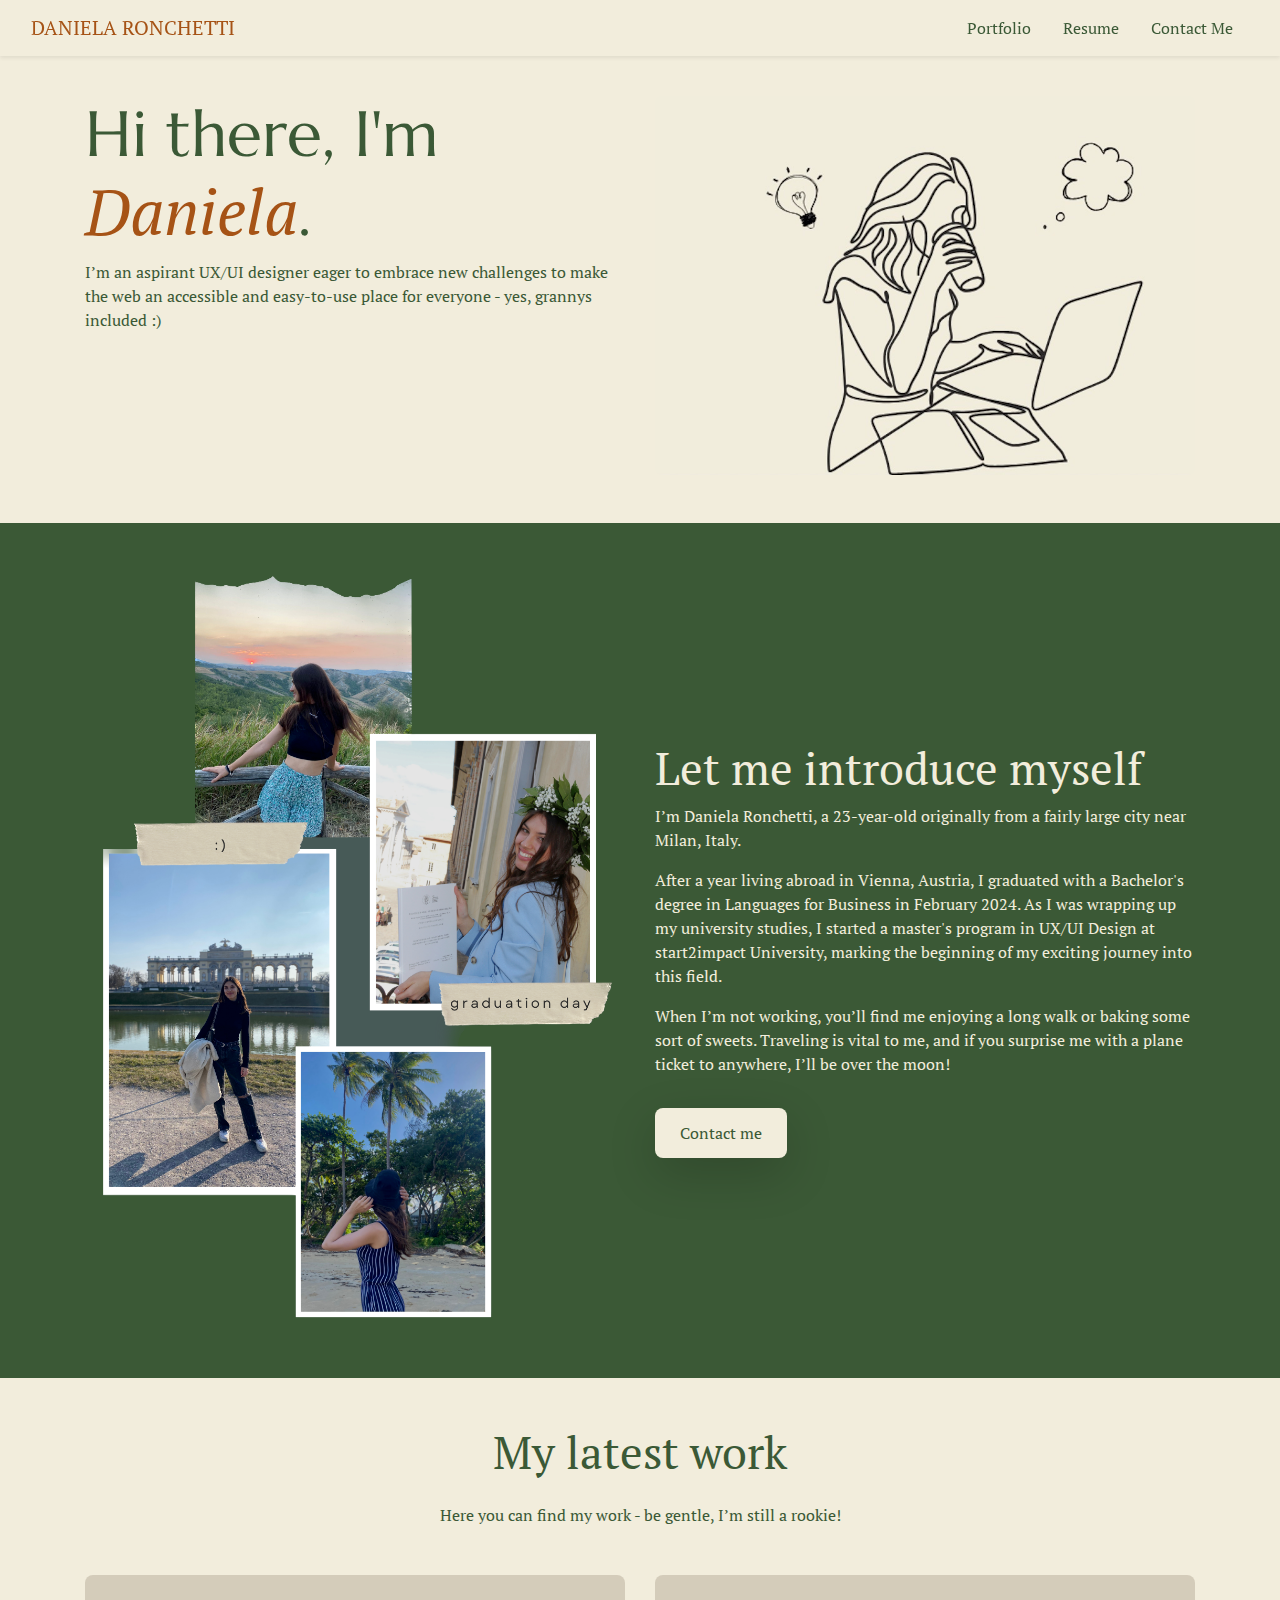
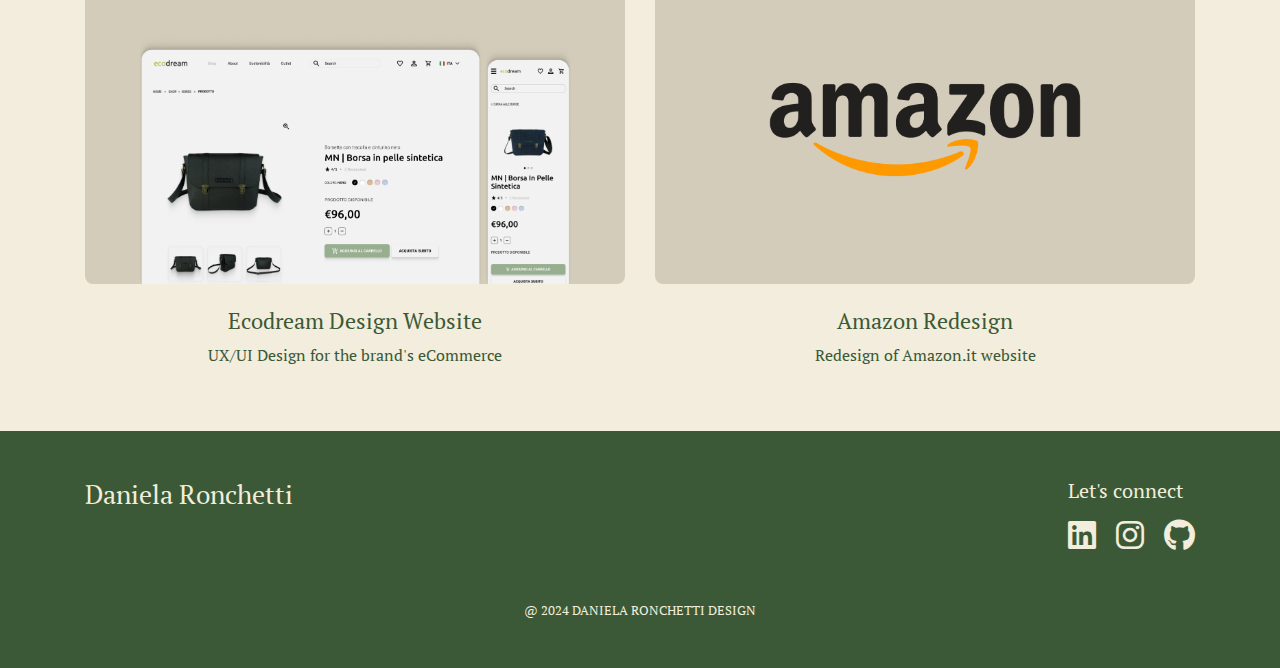
<file: index.html>
<!DOCTYPE html>
<html lang="en">
<head>
    <meta charset="UTF-8">
    <meta name="viewport" content="width=device-width, initial-scale=1.0">  
    <!-- Bootstrap CSS -->
    <link rel="stylesheet" href="https://stackpath.bootstrapcdn.com/bootstrap/4.5.2/css/bootstrap.min.css">

   
    <link href="https://cdnjs.cloudflare.com/ajax/libs/font-awesome/6.0.0/css/all.min.css" rel="stylesheet">
    <link rel="preconnect" href="https://fonts.googleapis.com">
    <link rel="preconnect" href="https://fonts.gstatic.com" crossorigin>
    <link rel="preconnect" href="https://fonts.googleapis.com">
    <link rel="preconnect" href="https://fonts.gstatic.com" crossorigin>
    <link href="https://fonts.googleapis.com/css2?family=PT+Serif:ital,wght@0,400;0,700;1,400;1,700&display=swap" rel="stylesheet"> 
    <link href="https://fonts.googleapis.com/css2?family=Marcellus&display=swap" rel="stylesheet">
    
    <!-- Link to the external CSS file -->
    <link rel="stylesheet" href="./assets/style/style.css">
    <link rel="icon" href="./assets/images/favicon-2.svgs" type="image/svg+xml">
   
    <!-- Primary Meta Tags -->
    <title>Daniela Ronchetti - Portfolio</title>
    <meta name="title" content="Daniela Ronchetti - Portfolio">
    <meta name="description" content="Explore the portfolio of Daniela Ronchetti, an aspiring UX/UI designer.">
    <meta name="keywords" content="UX/UI Designer, Portfolio, Web Design, User Experience, Daniela Ronchetti, Digital Design">
    <meta name="author" content="Daniela Ronchetti">

    <!-- Open Graph Meta Tags (for social media previews) -->
    <meta property="og:title" content="Daniela Ronchetti - Portfolio">
    <meta property="og:description" content="Explore the portfolio of Daniela Ronchetti, an aspiring UX/UI designer.">
    <meta property="og:image" content="https://dani-ela-01.github.io/my-portfolio/assets/images/hero.jpg">
    <meta property="og:url" content="https://dani-ela-01.github.io/my-portfolio/">
    <meta property="og:type" content="website">

    <!-- Twitter Meta Tags -->
    <meta name="twitter:card" content="https://dani-ela-01.github.io/my-portfolio/assets/images/hero.jpg">
    <meta name="twitter:title" content="Daniela Ronchetti - Portfolio">
    <meta name="twitter:description" content="Explore the portfolio of Daniela Ronchetti, an aspiring UX/UI designer.">
    <meta name="twitter:image" content="https://dani-ela-01.github.io/my-portfolio/assets/images/hero.jpg">
</head>
<body>
    <header>
        <nav class="navbar navbar-expand-lg fixed-top custom-navbar shadow-sm">
            <div class="container-fluid justify-between ">
                <a id="logo" class="navbar-brand text-uppercase" href="index.html">Daniela Ronchetti</a>
                <button class="navbar-toggler custom-toggler" type="button" data-bs-toggle="collapse" data-bs-target="#navbarNav" aria-controls="navbarNav" aria-expanded="false" aria-label="Toggle navigation">
                    <span class="navbar-toggler-icon"></span>
                </button>
                <div class="collapse navbar-collapse justify-content-end" id="navbarNav">
                    <ul class="navbar-nav">
                        <li class="nav-item mx-2"> 
                            <a class="nav-link" href="#projects">Portfolio</a>
                        </li>
                        <li class="nav-item mx-2"> 
                            <a class="nav-link" target="_blank" href="./assets/files/cv-daniela.pdf">Resume</a>
                        </li>
                        <li class="nav-item mx-2"> 
                            <a class="nav-link" href="contact.html">Contact Me</a>
                        </li>
                    </ul>
                </div>
            </div>
        </nav>
    </header>
    
    <main>
        <section id="introduction">
            <div class="container py-5">
                <div class="row">
                    <div class="col-12 col-md-6">
                        <h1>Hi there, I'm <span>Daniela</span>.</h1>
                        <p>I’m an aspirant UX/UI designer eager to embrace new challenges to make the web an accessible and easy-to-use place for everyone - yes, grannys included :)</p>
                    </div>
                    <div class="col-12 col-md-6 text-center align-center">
                        <img src="./assets/images/hero.jpg" alt="outlined drawing of a woman drinking coffee while working on her laptop"/>
                    </div>
                </div>
            </div>
        </section>

        <section id="about">
            <div class="container py-5">
                <div class="row">
                    <div class="col-12 col-md-6">
                        <img src="./assets/images/about.png" alt="outlined drawing of a woman drinking coffee while working on her laptop"/>
                    </div>
                    <div class="col-12 col-md-6 align-items-center d-flex">
                        <div>
                            <h2>Let me introduce myself</h2>
                            <p>I’m Daniela Ronchetti, a 23-year-old originally from a fairly large city near Milan, Italy.</p>
                    
                            <p>After a year living abroad in Vienna, Austria, I graduated with a Bachelor's degree in Languages for Business in February 2024. As I was wrapping up my university studies, I started a master's program in UX/UI Design at start2impact University, marking the beginning of my exciting journey into this field.</p>
                            
                            <p>When I’m not working, you’ll find me enjoying a long walk or baking some sort of sweets. Traveling is vital to me, and if you surprise me with a plane ticket to anywhere, I’ll be over the moon!</p>
                            <a href="contact.html" class="mt-3 btn primary_button shadow-lg">Contact me</a>
                        </div>
                    </div>
                    
                </div>
            </div>
        </section>

        <section id="projects">
            <div class="container py-5">
                <div class="row">
                    <div class="col text-center">
                        <h2>My latest work</h2>
                        <p class="mt-4 mb-5">Here you can find my work - be gentle, I’m still a rookie!</p>              
                    </div>
                </div>
                <div class="row">
                    <div class="col-6 text-center">
                        <a href="ecodream-project.html">
                            <img src="./assets/images/ecodream-project-banner-5.png" alt="banner first project responsive from desktop to mobile"/>
                        </a>
                        <h5 class="mt-4 body_large">Ecodream Design Website</h5>
                        <p class="d-none d-sm-block">UX/UI Design for the brand's eCommerce</p>
                    </div>

                    <div class="col-6 text-center">
                        <a href="amazon-project.html">
                            <img src="./assets/images/amazon-project-banner.png" alt="banner first project responsive from desktop to mobile"/>
                        </a>
                        <h5 class="mt-4 body_large">Amazon Redesign</h5>
                        <p class="d-none d-sm-block">Redesign of Amazon.it website</p>
                    </div>
                </div>
            </div>
        </section>
    </main>

    <footer>
        <div class="container py-5">
            <div class="row">
                <div class="col-12 col-md-6 d-flex justify-content-center justify-content-md-start">
                    <h4>Daniela Ronchetti</h4>
                </div>

                <div class="col-12 col-md-6 d-flex justify-content-center justify-content-md-end">  
                    <div>
                        <h5>Let's connect</h5>
                        <div class="mt-3">
                            <a target="_blank" href="https://www.linkedin.com/in/daniela-ronchetti-2869a4244/"><i class="fa-brands fa-linkedin fa-2x"></i></a>               
                            <a target="_blank" href="https://www.instagram.com/dani.ronchetti/"><i class="fa-brands fa-instagram fa-2x mx-3"></i></a>
                            <a target="_blank" href="https://github.com/dani-ela-01"><i class="fa-brands fa-github fa-2x"></i></a>
                        </div>  
                    </div>           
                </div>
            </div>
            <div class="row mt-5">
                <div class="col-12 text-center">                  
                    <div class="text-uppercase body_small">@ 2024 daniela ronchetti design</div>
                </div>
            </div>

        </div>
    </footer>

    <!-- import js for bootstrap -->
    <script src="https://cdn.jsdelivr.net/npm/@popperjs/core@2.11.8/dist/umd/popper.min.js" integrity="sha384-I7E8VVD/ismYTF4hNIPjVp/Zjvgyol6VFvRkX/vR+Vc4jQkC+hVqc2pM8ODewa9r" crossorigin="anonymous"></script>
    <script src="https://cdn.jsdelivr.net/npm/bootstrap@5.3.3/dist/js/bootstrap.min.js" integrity="sha384-0pUGZvbkm6XF6gxjEnlmuGrJXVbNuzT9qBBavbLwCsOGabYfZo0T0to5eqruptLy" crossorigin="anonymous"></script>
</body>
</html>
</file>
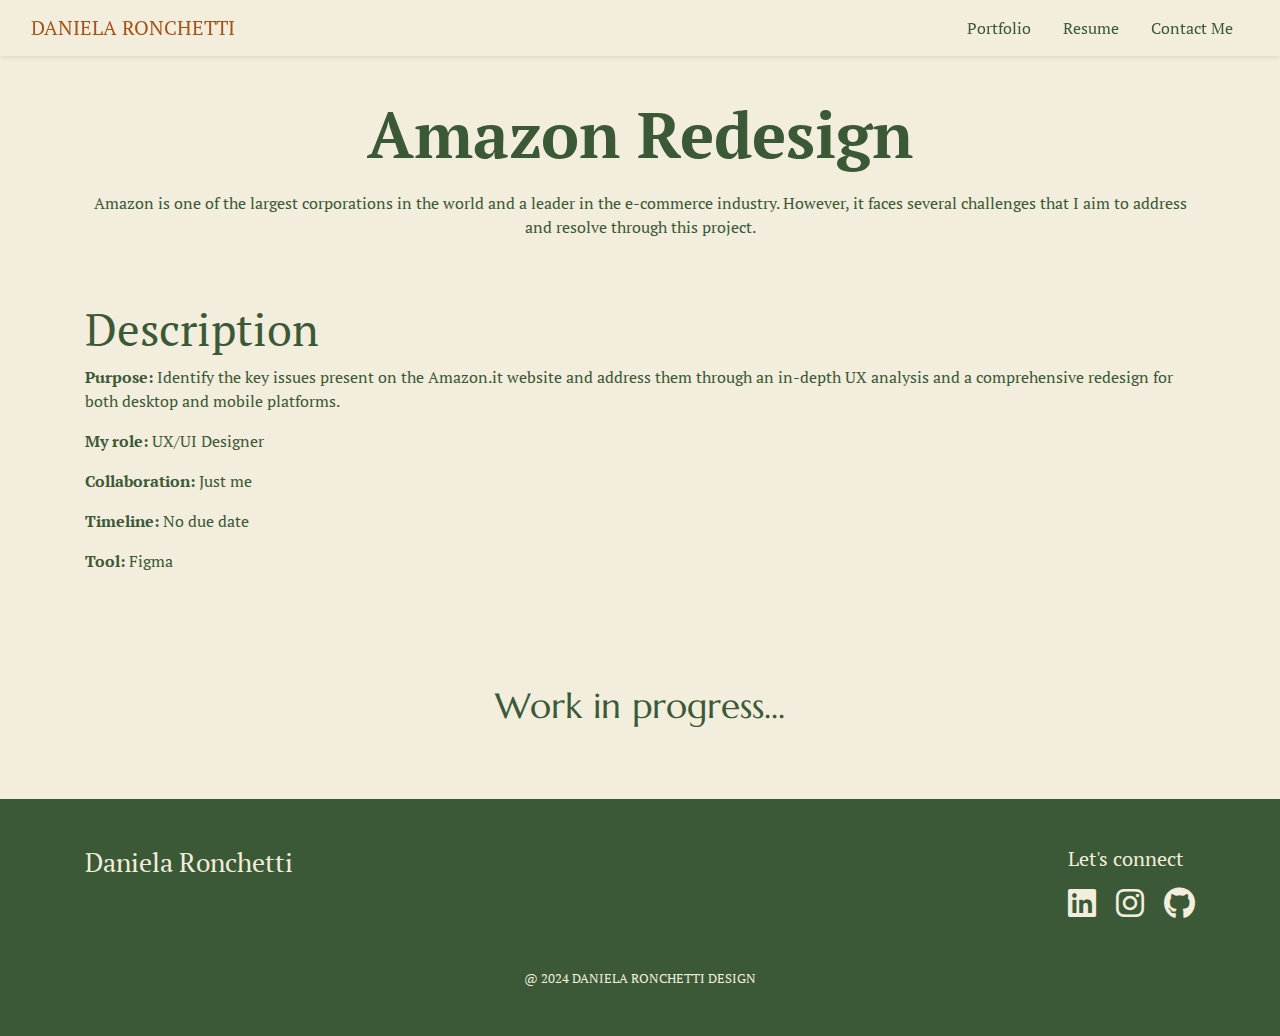
<file: amazon-project.html>
<!DOCTYPE html>
<html lang="en">
<head>
    <meta charset="UTF-8">
    <meta name="viewport" content="width=device-width, initial-scale=1.0">
     <!-- Bootstrap CSS -->
     <link rel="stylesheet" href="https://stackpath.bootstrapcdn.com/bootstrap/4.5.2/css/bootstrap.min.css">
     <link href="https://cdnjs.cloudflare.com/ajax/libs/font-awesome/6.0.0/css/all.min.css" rel="stylesheet">
     <link rel="preconnect" href="https://fonts.googleapis.com">
     <link rel="preconnect" href="https://fonts.gstatic.com" crossorigin>
     <link rel="preconnect" href="https://fonts.googleapis.com">
     <link rel="preconnect" href="https://fonts.gstatic.com" crossorigin>
     <link href="https://fonts.googleapis.com/css2?family=PT+Serif:ital,wght@0,400;0,700;1,400;1,700&display=swap" rel="stylesheet"> 
     <link href="https://fonts.googleapis.com/css2?family=Marcellus&display=swap" rel="stylesheet">

    <!-- Link to the external CSS file -->
    <link rel="stylesheet" href="./assets/style/amazon-project-style.css">
    <link rel="icon" href="./assets/images/favicon-2.svgs" type="image/svg+xml">

    <!-- Primary Meta Tags -->
    <title>Daniela Ronchetti - Ecodream Design</title>
    <meta name="title" content="Daniela Ronchetti - Ecodream Design">
    <meta name="description" content="Explore the portfolio of Daniela Ronchetti, an aspiring UX/UI designer.">
    <meta name="keywords" content="UX/UI Designer, Portfolio, Web Design, User Experience, Daniela Ronchetti, Digital Design">
    <meta name="author" content="Daniela Ronchetti">

    <!-- Open Graph Meta Tags (for social media previews) -->
    <meta property="og:title" content="Daniela Ronchetti - Ecodream Design">
    <meta property="og:description" content="Explore the portfolio of Daniela Ronchetti, an aspiring UX/UI designer.">
    <meta property="og:image" content="https://dani-ela-01.github.io/my-portfolio/assets/images/hero.jpg">
    <meta property="og:url" content="https://dani-ela-01.github.io/my-portfolio/amazon-project.html">
    <meta property="og:type" content="website">

    <!-- Twitter Meta Tags -->
    <meta name="twitter:card" content="https://dani-ela-01.github.io/my-portfolio/assets/images/hero.jpg">
    <meta name="twitter:title" content="Daniela Ronchetti - Ecodream Design">
    <meta name="twitter:description" content="Explore the portfolio of Daniela Ronchetti, an aspiring UX/UI designer.">
    <meta name="twitter:image" content="https://dani-ela-01.github.io/my-portfolio/assets/images/hero.jpg">
</head>
<body>
    <header>
        <nav class="navbar navbar-expand-lg fixed-top custom-navbar shadow-sm">
            <div class="container-fluid justify-between ">
                <a id="logo" class="navbar-brand text-uppercase" href="index.html">Daniela Ronchetti</a>
                <button class="navbar-toggler custom-toggler" type="button" data-bs-toggle="collapse" data-bs-target="#navbarNav" aria-controls="navbarNav" aria-expanded="false" aria-label="Toggle navigation">
                    <span class="navbar-toggler-icon"></span>
                </button>
                <div class="collapse navbar-collapse justify-content-end" id="navbarNav">
                    <ul class="navbar-nav">
                        <li class="nav-item mx-2"> 
                            <a class="nav-link" href="index.html#projects">Portfolio</a>
                        </li>
                        <li class="nav-item mx-2"> 
                            <a class="nav-link" target="_blank" href="./assets/files/cv-daniela.pdf">Resume</a>
                        </li>
                        <li class="nav-item mx-2"> 
                            <a class="nav-link" href="contact.html">Contact Me</a>
                        </li>
                    </ul>
                </div>
            </div>
        </nav>
    </header>

    <main class="pt-5">
        <section>
            <div class="container text-center pt-5">
                <h1 class="mb-3"><strong>Amazon Redesign</strong></h1>
                <p>Amazon is one of the largest corporations in the world and a leader in the e-commerce industry. However, it faces several challenges that I aim to address and resolve through this project.</p>
            </div>
        </section>

        <section>
            <div class="container py-5">
                <h2>Description</h2>
                <ul>
                    <li>
                        <p>
                            <strong>Purpose:</strong> Identify the key issues present on the Amazon.it website and address them through an in-depth UX analysis and a comprehensive redesign for both desktop and mobile platforms.
                        </p>
                    </li>
                    <li>
                        <p>
                            <strong>My role:</strong> UX/UI Designer
                        </p>
                    </li>
                    <li>
                        <p>
                            <strong>Collaboration:</strong> Just me
                        </p>
                    </li>
                    <li>
                        <p>
                            <strong>Timeline:</strong> No due date
                        </p>
                    </li>
                    <li>
                        <p>
                            <strong>Tool:</strong> Figma 
                        </p>
                    </li>
                </ul>
            </div>
        </section>

        <section >
            <div class="container py-5 text-center">
                <h3 class="mb-4">Work in progress...</h3>
            </div>
        </section>

    </main>

    <footer>
        <div class="container py-5">
            <div class="row">
                <div class="col-12 col-md-6 d-flex justify-content-center justify-content-md-start">
                    <h4>Daniela Ronchetti</h4>
                </div>

                <div class="col-12 col-md-6 d-flex justify-content-center justify-content-md-end">  
                    <div>
                        <h5>Let's connect</h5>
                        <div class="mt-3">
                            <a target="_blank" href="https://www.linkedin.com/in/daniela-ronchetti-2869a4244/"><i class="fa-brands fa-linkedin fa-2x"></i></a>               
                            <a target="_blank" href="https://www.instagram.com/dani.ronchetti/"><i class="fa-brands fa-instagram fa-2x mx-3"></i></a>
                            <a target="_blank" href="https://github.com/dani-ela-01"><i class="fa-brands fa-github fa-2x"></i></a>
                        </div>  
                    </div>           
                </div>
            </div>
            <div class="row mt-5">
                <div class="col-12 text-center">                  
                    <div class="text-uppercase body_small">@ 2024 daniela ronchetti design</div>
                </div>
            </div>

        </div>
    </footer>

     <!-- import js for bootstrap -->
     <script src="https://cdn.jsdelivr.net/npm/@popperjs/core@2.11.8/dist/umd/popper.min.js" integrity="sha384-I7E8VVD/ismYTF4hNIPjVp/Zjvgyol6VFvRkX/vR+Vc4jQkC+hVqc2pM8ODewa9r" crossorigin="anonymous"></script>
     <script src="https://cdn.jsdelivr.net/npm/bootstrap@5.3.3/dist/js/bootstrap.min.js" integrity="sha384-0pUGZvbkm6XF6gxjEnlmuGrJXVbNuzT9qBBavbLwCsOGabYfZo0T0to5eqruptLy" crossorigin="anonymous"></script>
</body>
</html>
</file>
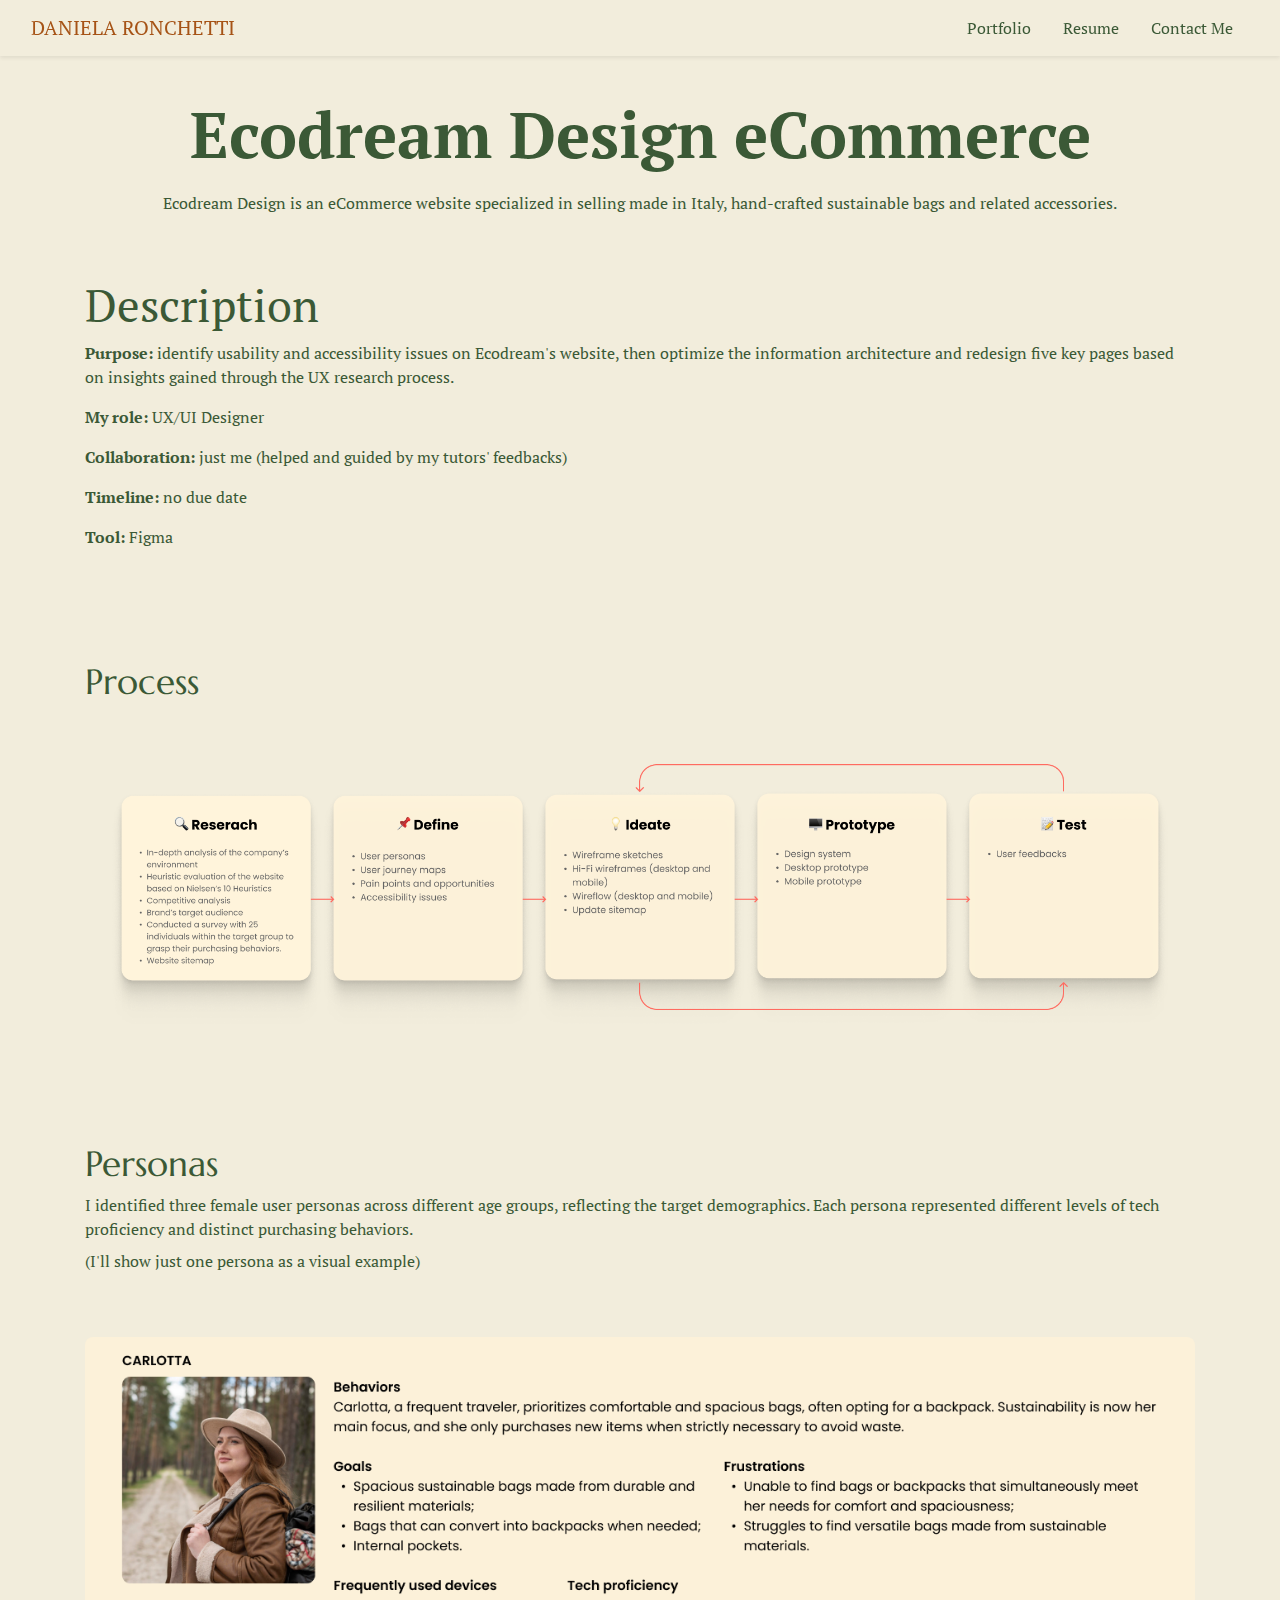
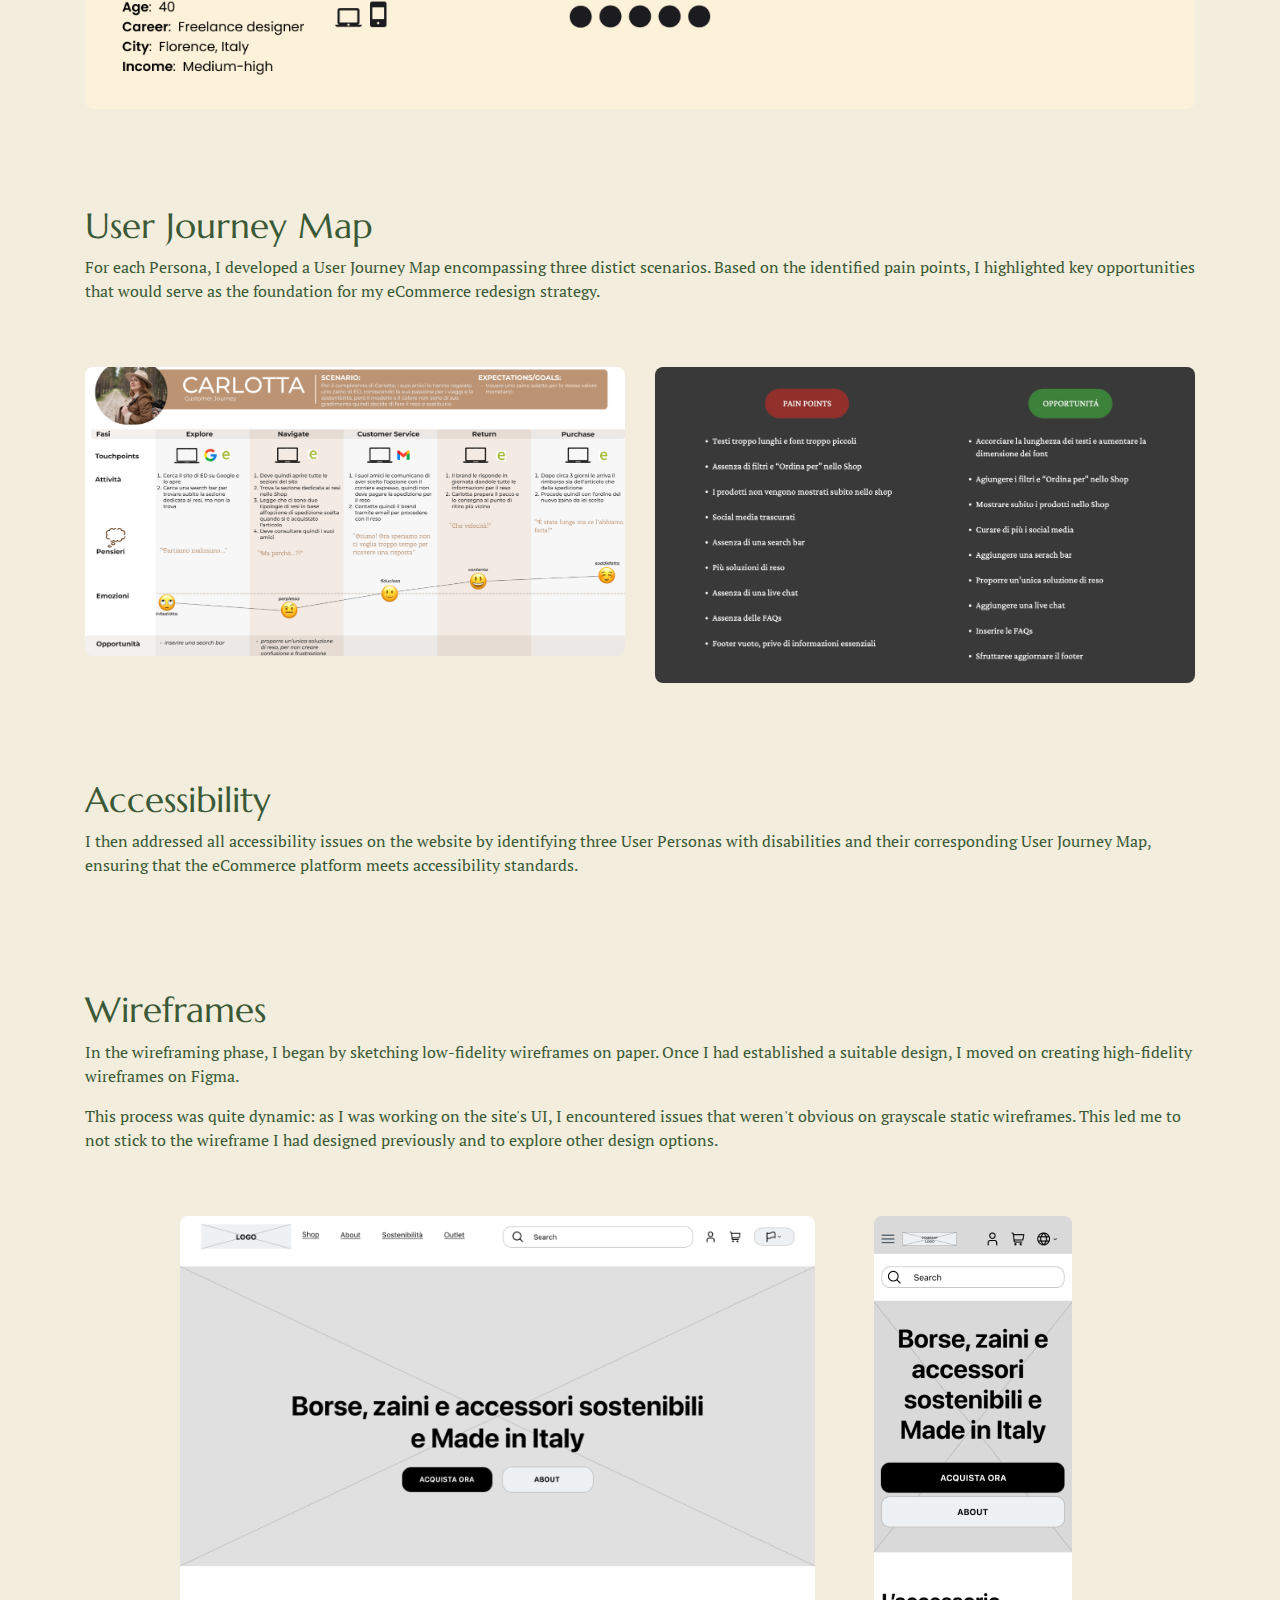
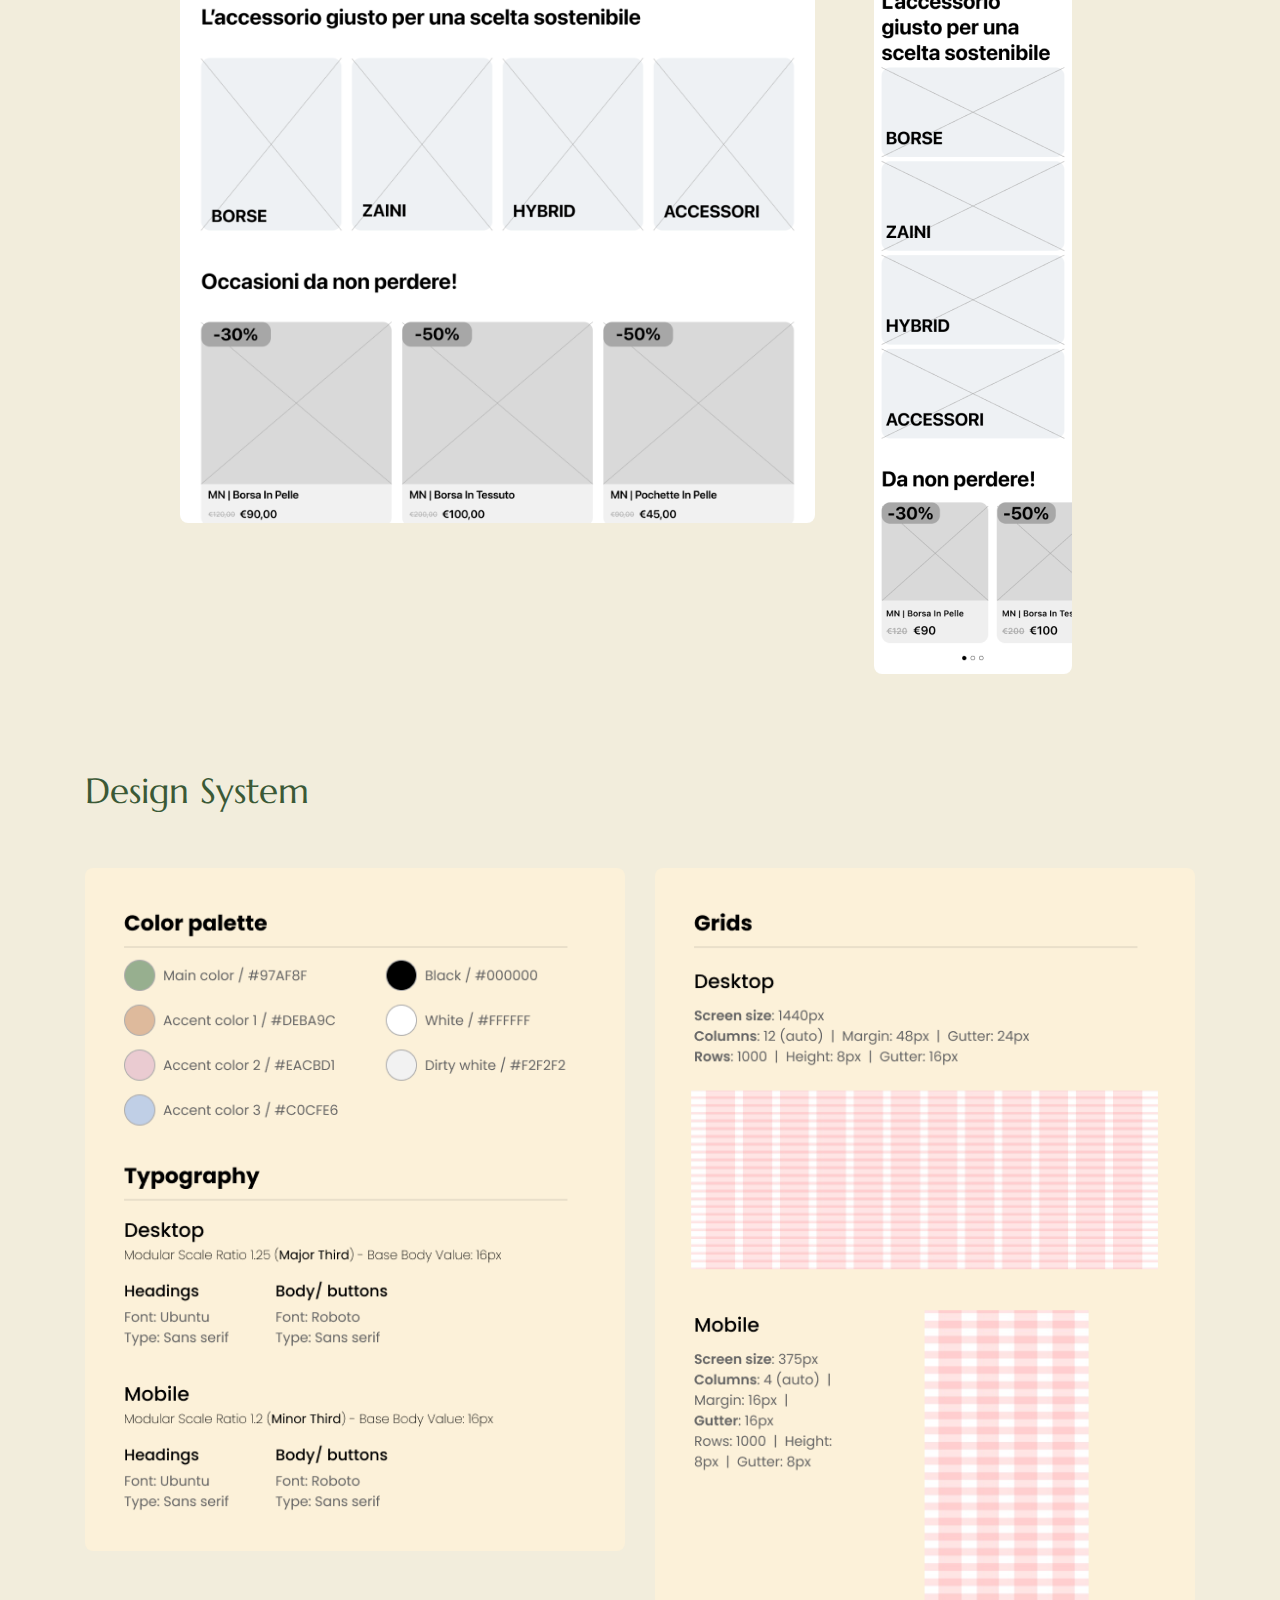
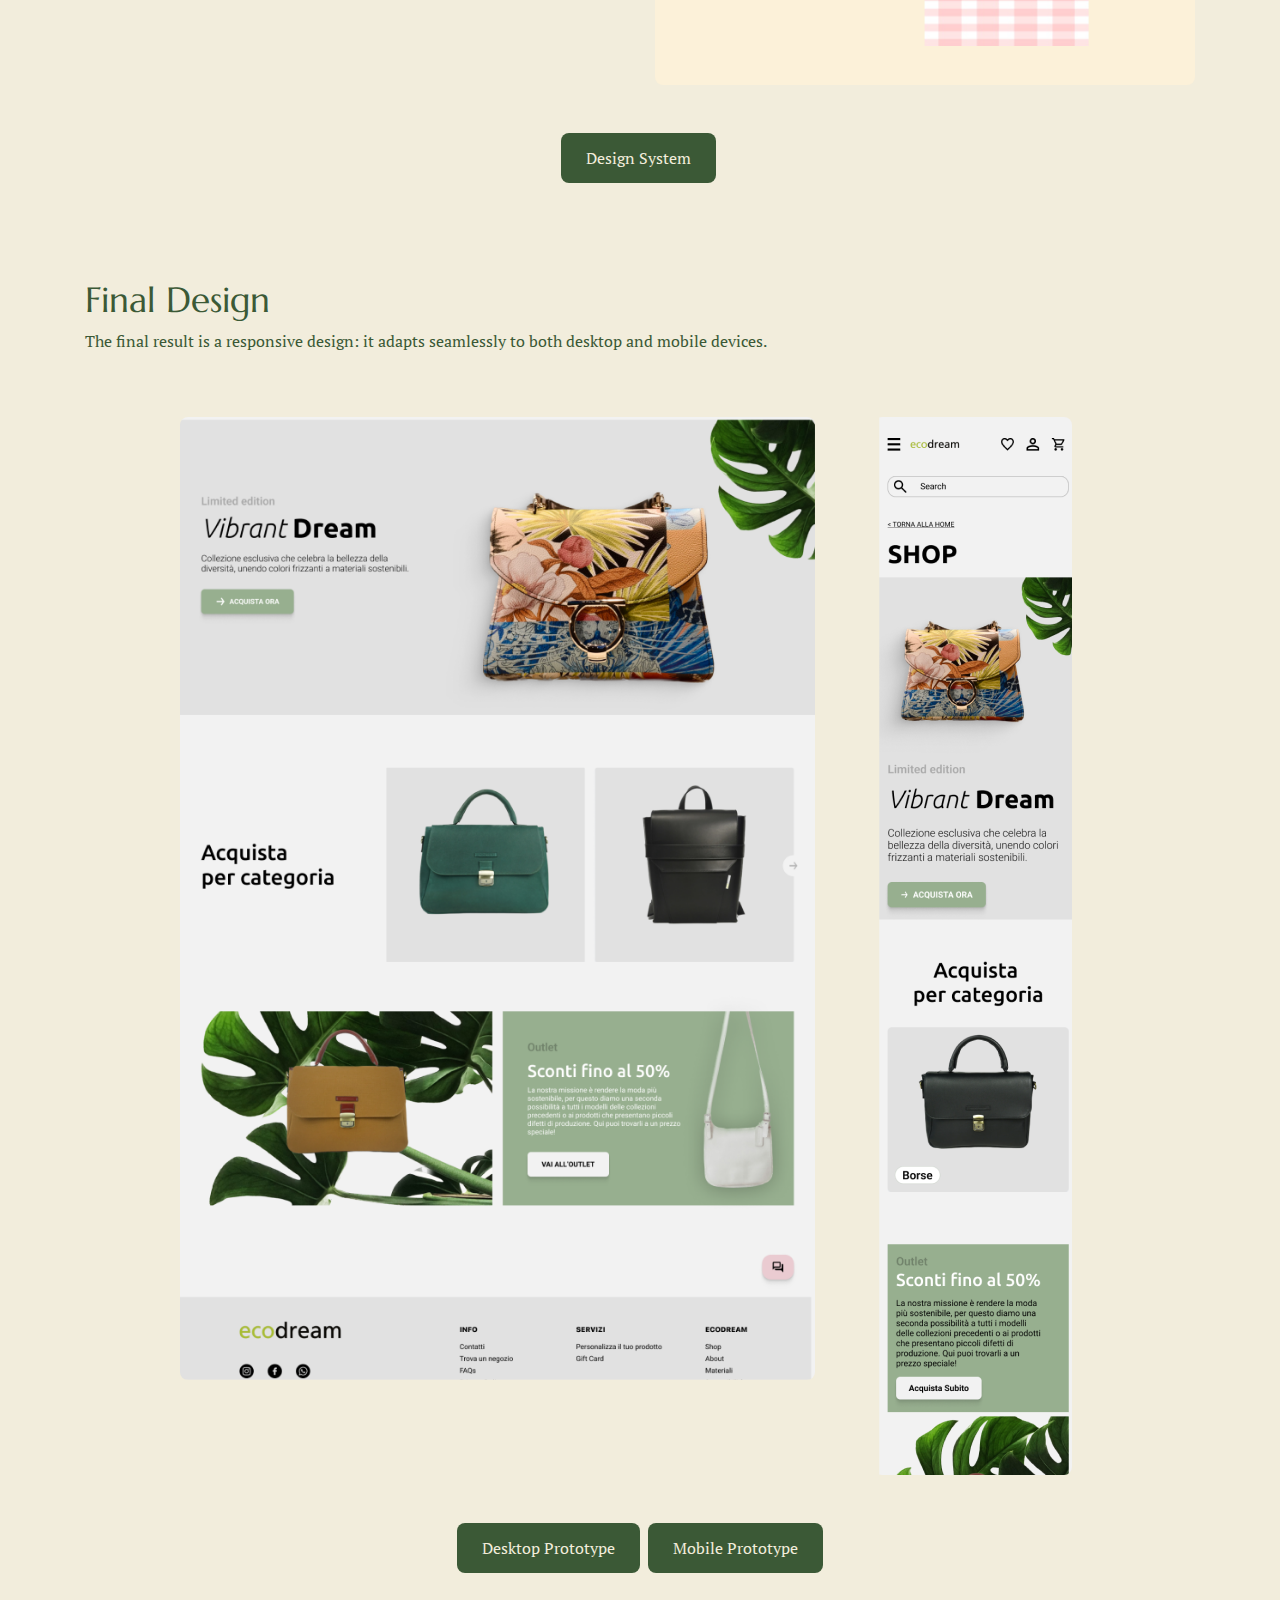
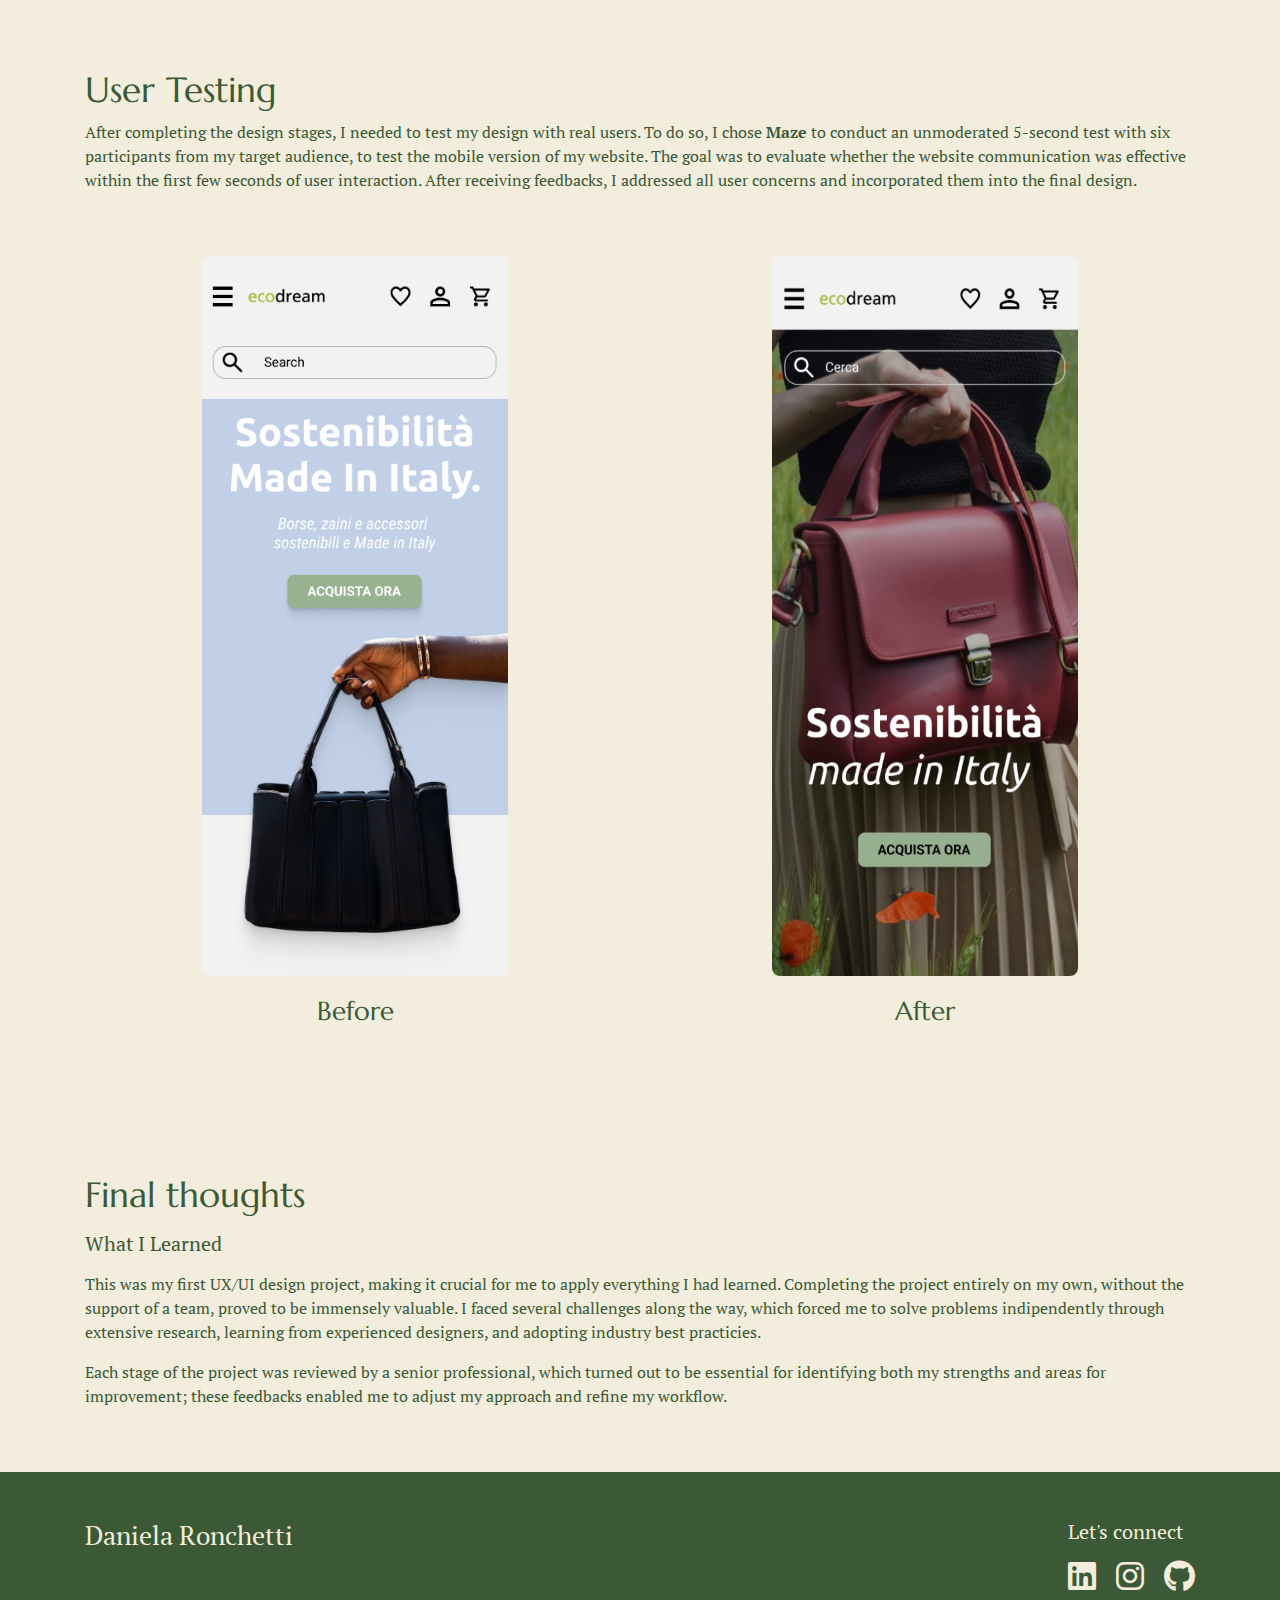
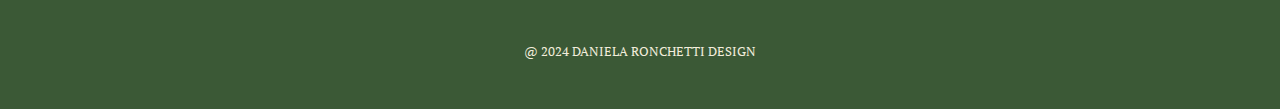
<file: ecodream-project.html>
<!DOCTYPE html>
<html lang="en">
<head>
    <meta charset="UTF-8">
    <meta name="viewport" content="width=device-width, initial-scale=1.0">
     <!-- Bootstrap CSS -->
     <link rel="stylesheet" href="https://stackpath.bootstrapcdn.com/bootstrap/4.5.2/css/bootstrap.min.css">
     <link href="https://cdnjs.cloudflare.com/ajax/libs/font-awesome/6.0.0/css/all.min.css" rel="stylesheet">
     <link rel="preconnect" href="https://fonts.googleapis.com">
     <link rel="preconnect" href="https://fonts.gstatic.com" crossorigin>
     <link rel="preconnect" href="https://fonts.googleapis.com">
     <link rel="preconnect" href="https://fonts.gstatic.com" crossorigin>
     <link href="https://fonts.googleapis.com/css2?family=PT+Serif:ital,wght@0,400;0,700;1,400;1,700&display=swap" rel="stylesheet"> 
     <link href="https://fonts.googleapis.com/css2?family=Marcellus&display=swap" rel="stylesheet">

    <!-- Link to the external CSS file -->
    <link rel="stylesheet" href="./assets/style/ecodream-project-style.css">
    <link rel="icon" href="./assets/images/favicon-2.svgs" type="image/svg+xml">

    <!-- Primary Meta Tags -->
    <title>Daniela Ronchetti - Ecodream Design</title>
    <meta name="title" content="Daniela Ronchetti - Ecodream Design">
    <meta name="description" content="Explore the portfolio of Daniela Ronchetti, an aspiring UX/UI designer.">
    <meta name="keywords" content="UX/UI Designer, Portfolio, Web Design, User Experience, Daniela Ronchetti, Digital Design">
    <meta name="author" content="Daniela Ronchetti">

    <!-- Open Graph Meta Tags (for social media previews) -->
    <meta property="og:title" content="Daniela Ronchetti - Ecodream Design">
    <meta property="og:description" content="Explore the portfolio of Daniela Ronchetti, an aspiring UX/UI designer.">
    <meta property="og:image" content="https://dani-ela-01.github.io/my-portfolio/assets/images/hero.jpg">
    <meta property="og:url" content="https://dani-ela-01.github.io/my-portfolio/ecodream-project.html">
    <meta property="og:type" content="website">

    <!-- Twitter Meta Tags -->
    <meta name="twitter:card" content="https://dani-ela-01.github.io/my-portfolio/assets/images/hero.jpg">
    <meta name="twitter:title" content="Daniela Ronchetti - Ecodream Design">
    <meta name="twitter:description" content="Explore the portfolio of Daniela Ronchetti, an aspiring UX/UI designer.">
    <meta name="twitter:image" content="https://dani-ela-01.github.io/my-portfolio/assets/images/hero.jpg">
</head>
<body>
    <header>
        <nav class="navbar navbar-expand-lg fixed-top custom-navbar shadow-sm">
            <div class="container-fluid justify-between ">
                <a id="logo" class="navbar-brand text-uppercase" href="index.html">Daniela Ronchetti</a>
                <button class="navbar-toggler custom-toggler" type="button" data-bs-toggle="collapse" data-bs-target="#navbarNav" aria-controls="navbarNav" aria-expanded="false" aria-label="Toggle navigation">
                    <span class="navbar-toggler-icon"></span>
                </button>
                <div class="collapse navbar-collapse justify-content-end" id="navbarNav">
                    <ul class="navbar-nav">
                        <li class="nav-item mx-2"> 
                            <a class="nav-link" href="index.html#projects">Portfolio</a>
                        </li>
                        <li class="nav-item mx-2"> 
                            <a class="nav-link" target="_blank" href="./assets/files/cv-daniela.pdf">Resume</a>
                        </li>
                        <li class="nav-item mx-2"> 
                            <a class="nav-link" href="contact.html">Contact Me</a>
                        </li>
                    </ul>
                </div>
            </div>
        </nav>
    </header>

    <main class="pt-5">
        <section>
            <div class="container text-center pt-5">
                <h1 class="mb-3"><strong>Ecodream Design eCommerce</strong></h1>
                <p>Ecodream Design is an eCommerce website specialized in selling made in Italy, hand-crafted sustainable bags and related accessories.</p>
            </div>
        </section>

        <section>
            <div class="container py-5">
                <h2>Description</h2>
                <ul>
                    <li>
                        <p>
                            <strong>Purpose:</strong> identify usability and accessibility issues on Ecodream's website, then optimize the information architecture and redesign five key pages based on insights gained through the UX research process.
                        </p>
                    </li>
                    <li>
                        <p>
                            <strong>My role:</strong> UX/UI Designer
                        </p>
                    </li>
                    <li>
                        <p>
                            <strong>Collaboration:</strong> just me (helped and guided by my tutors' feedbacks)
                        </p>
                    </li>
                    <li>
                        <p>
                            <strong>Timeline:</strong> no due date
                        </p>
                    </li>
                    <li>
                        <p>
                            <strong>Tool:</strong> Figma
                        </p>
                    </li>
                </ul>
            </div>
        </section>

        <section >
            <div class="container py-5">
                <h3 class="mb-4">Process</h3>
                <img class="img-fluid" src="./assets/images/project-process.png" alt="ux/ui design case study process"/>             
            </div>
        </section>

        <section>
            <div class="container py-5">
                <div class="row flex-column">
                    <div class="col pb-5">
                        <h3>Personas</h3>
                        <p class="mb-2">I identified three female user personas across different age groups, reflecting the target demographics. Each persona represented different levels of tech proficiency and distinct purchasing behaviors.</p>
                        <p>(I'll show just one persona as a visual example)</p>
                    </div>
                    <div class="col">
                        <img src="./assets/images/persona-2.png" alt="user persona description" class="img-fluid"/>
                    </div>
                </div>
            </div>
        </section>

        <section>
            <div class="container py-5">
                <div class="row">
                    <div class="col-12 pb-5">
                        <h3>User Journey Map</h3>
                        <p>For each Persona, I developed a User Journey Map encompassing three distict scenarios. Based on the identified pain points, I highlighted key opportunities that would serve as the foundation for my eCommerce redesign strategy.</p>
                    </div>
                    <div class="col-md-6">
                        <img src="./assets/images/example-user-journey-map.png" alt="user journey map" class="img-fluid"/>
                    </div>
                    <div class="col-md-6 pt-3 pt-md-0">
                        <img src="./assets/images/pain-points.png" alt="pain points list (left) and opportunities (right) emerged from the user journey map" class="img-fluid"/>
                    </div>
                </div>
            </div>
        </section>

        <section>
            <div class="container py-5">
            <h3>Accessibility</h3>
            <p>I then addressed all accessibility issues on the website by identifying three User Personas with disabilities and their corresponding User Journey Map, ensuring that the eCommerce platform meets accessibility standards.</p>
            </div>
        </section>

        <section>
            <div class="container py-5">
                <div class="row ">
                    <div class="col">
                        <h3>Wireframes</h3>
                        <p >In the wireframing phase, I began by sketching low-fidelity wireframes on paper. Once I had established a suitable design, I moved on creating high-fidelity wireframes on Figma. </p>
                        <p class="pb-5">This process was quite dynamic: as I was working on the site's UI, I encountered issues that weren't obvious on grayscale static wireframes. This led me to not stick to the wireframe I had designed previously and to explore other design options.</p>
                    </div>
                </div>
                <div class="row justify-content-center">
                    <div class="col-md-7">
                        <img class="img-fluid" src="./assets/images/wireframe-desktop.png" alt="desktop wireframe">
                    </div>
                    <div class="col-md-3 pt-3 pt-md-0 d-flex justify-content-center">
                        <img class="img-fluid" src="./assets/images/wireframe-mobile.png" alt="mobile wireframe">
                    </div>
                </div>
              
            </div>
        </section>

       
        <section>
            <div class="container py-5">
                <div class="row">
                    <div class="col">
                        <h3 class="pb-5">Design System</h3>
                    </div>
                </div>
                <div class="row justify-content-center">
                    <div class="col-md-6">
                        <img class="img-fluid" src="./assets/images/design-system.png" alt="Color palette and typography of my design system">
                    </div>
                    <div class="col-md-6">
                        <img class="img-fluid" src="./assets/images/design-system-1.png" alt="Grids of my design system">
                    </div>
                </div>
                <div class="row justify-content-center mt-5">
                    <a target="_blank" href="https://www.figma.com/design/mckiMoaDHoungQBF9y6aVP/UX%2FUI-Project---EcoDream?node-id=96-10&t=i9iCXvB94yPMyvlm-1" class="btn mr-1 secondary_button">Design System</a>
                </div>
              
            </div>
        </section>

        <section>
            <div class="container py-5">
                <div class="row">
                    <div class="col">
                        <h3 >Final Design</h3>
                        <p>The final result is a responsive design: it adapts seamlessly to both desktop and mobile devices.</p>
                    </div>
                </div>
                <div class="row justify-content-center py-5">
                    <div class="col-md-7">
                        <img class="img-fluid" src="./assets/images/final-design-desktop.png" alt="final design desktop">
                    </div>
                    <div class="col-md-3 pt-3 pt-md-0 d-flex justify-content-center">
                        <img class="img-fluid" src="./assets/images/final-design-mobile.png" alt="final design mobile">
                    </div>
                </div>
                <div class="row justify-content-center">
                    <a target="_blank" href="https://www.figma.com/proto/mckiMoaDHoungQBF9y6aVP/UX%2FUI-Project---EcoDream?node-id=1631-1729&node-type=canvas&t=zyWc1X1lXIbPxukQ-1&scaling=min-zoom&content-scaling=fixed&page-id=875%3A1613&starting-point-node-id=1631%3A1729&show-proto-sidebar=1" class="btn mr-1 secondary_button">Desktop Prototype</a>
                    <a target="_blank" href="https://www.figma.com/proto/mckiMoaDHoungQBF9y6aVP/UX%2FUI-Project---EcoDream?node-id=1971-1679&node-type=canvas&t=jFKhri1NLboWoVj7-1&scaling=scale-down&content-scaling=fixed&page-id=898%3A968" class="btn ml-1 secondary_button">Mobile Prototype</a>
                </div>
              
            </div>
        </section>


        <section>
            <div class="container py-5 test">
                <div class="row">
                    <div class="col">
                        <h3>User Testing</h3>
                        <p>After completing the design stages, I needed to test my design with real users. To do so, I chose <strong>Maze</strong> to conduct an unmoderated 5-second test with six participants from my target audience, to test the mobile version of my website. The goal was to evaluate whether the website communication was effective within the first few seconds of user interaction. After receiving feedbacks, I addressed all user concerns and incorporated them into the final design.</p>
                    </div>
                </div>
                <div class="row justify-content-center py-5">
                    <div class="col-md-6 d-flex flex-column align-items-center ">
                        <img class="img-fluid" src="./assets/images/homepage-prima-test.png" alt="Color palette and typography of my design system">
                        <div class="image_tag">Before</div>
                    </div>
                    <div class="col-md-6 d-flex flex-column align-items-center pt-3 pt-md-0">
                        <img class="img-fluid" src="./assets/images/homepage-dopo-test.jpg" alt="Grids of my design system">
                        <div class="image_tag">After</div>
                    </div>
                </div>
            </div>
        </section>

        
        <section>
            <div class="container py-5">
                <div class="row">
                    <div class="col">
                        <h3 >Final thoughts</h3>
                        <h5 class="my-3">What I Learned</h5>
                        <p>This was my first UX/UI design project, making it crucial for me to apply everything I had learned. Completing the project entirely on my own, without the support of a team, proved to be immensely valuable. I faced several challenges along the way, which forced me to solve problems indipendently through extensive research, learning from experienced designers, and adopting industry best practicies.</p>
                        <p>Each stage of the project was reviewed by a senior professional, which turned out to be essential for identifying both my strengths and areas for improvement; these feedbacks enabled me to adjust my approach and refine my workflow.</p>
                    </div>
                </div>
            </div>
        </section>
    </main>

    <footer>
        <div class="container py-5">
            <div class="row">
                <div class="col-12 col-md-6 d-flex justify-content-center justify-content-md-start">
                    <h4>Daniela Ronchetti</h4>
                </div>

                <div class="col-12 col-md-6 d-flex justify-content-center justify-content-md-end">  
                    <div>
                        <h5>Let's connect</h5>
                        <div class="mt-3">
                            <a target="_blank" href="https://www.linkedin.com/in/daniela-ronchetti-2869a4244/"><i class="fa-brands fa-linkedin fa-2x"></i></a>               
                            <a target="_blank" href="https://www.instagram.com/dani.ronchetti/"><i class="fa-brands fa-instagram fa-2x mx-3"></i></a>
                            <a target="_blank" href="https://github.com/dani-ela-01"><i class="fa-brands fa-github fa-2x"></i></a>
                        </div>  
                    </div>           
                </div>
            </div>
            <div class="row mt-5">
                <div class="col-12 text-center">                  
                    <div class="text-uppercase body_small">@ 2024 daniela ronchetti design</div>
                </div>
            </div>

        </div>
    </footer>

     <!-- import js for bootstrap -->
     <script src="https://cdn.jsdelivr.net/npm/@popperjs/core@2.11.8/dist/umd/popper.min.js" integrity="sha384-I7E8VVD/ismYTF4hNIPjVp/Zjvgyol6VFvRkX/vR+Vc4jQkC+hVqc2pM8ODewa9r" crossorigin="anonymous"></script>
     <script src="https://cdn.jsdelivr.net/npm/bootstrap@5.3.3/dist/js/bootstrap.min.js" integrity="sha384-0pUGZvbkm6XF6gxjEnlmuGrJXVbNuzT9qBBavbLwCsOGabYfZo0T0to5eqruptLy" crossorigin="anonymous"></script>
</body>
</html>
</file>
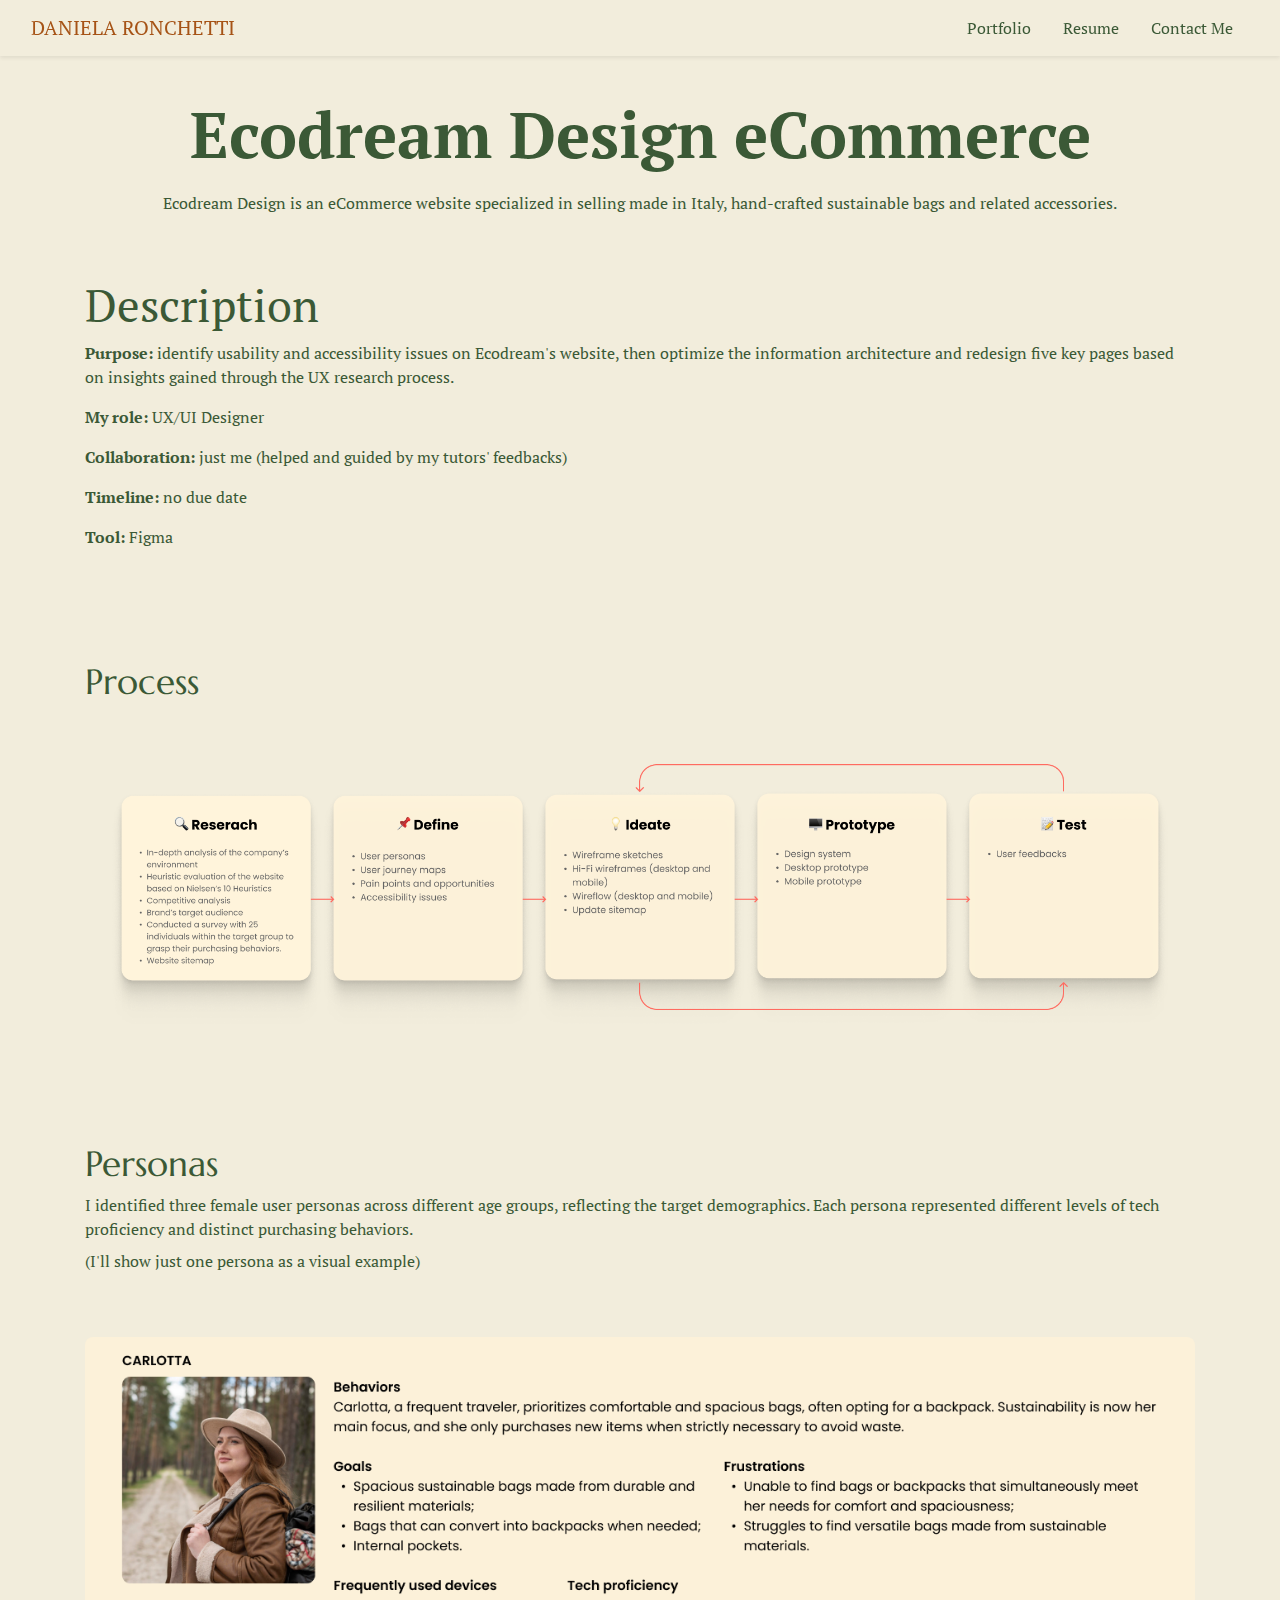
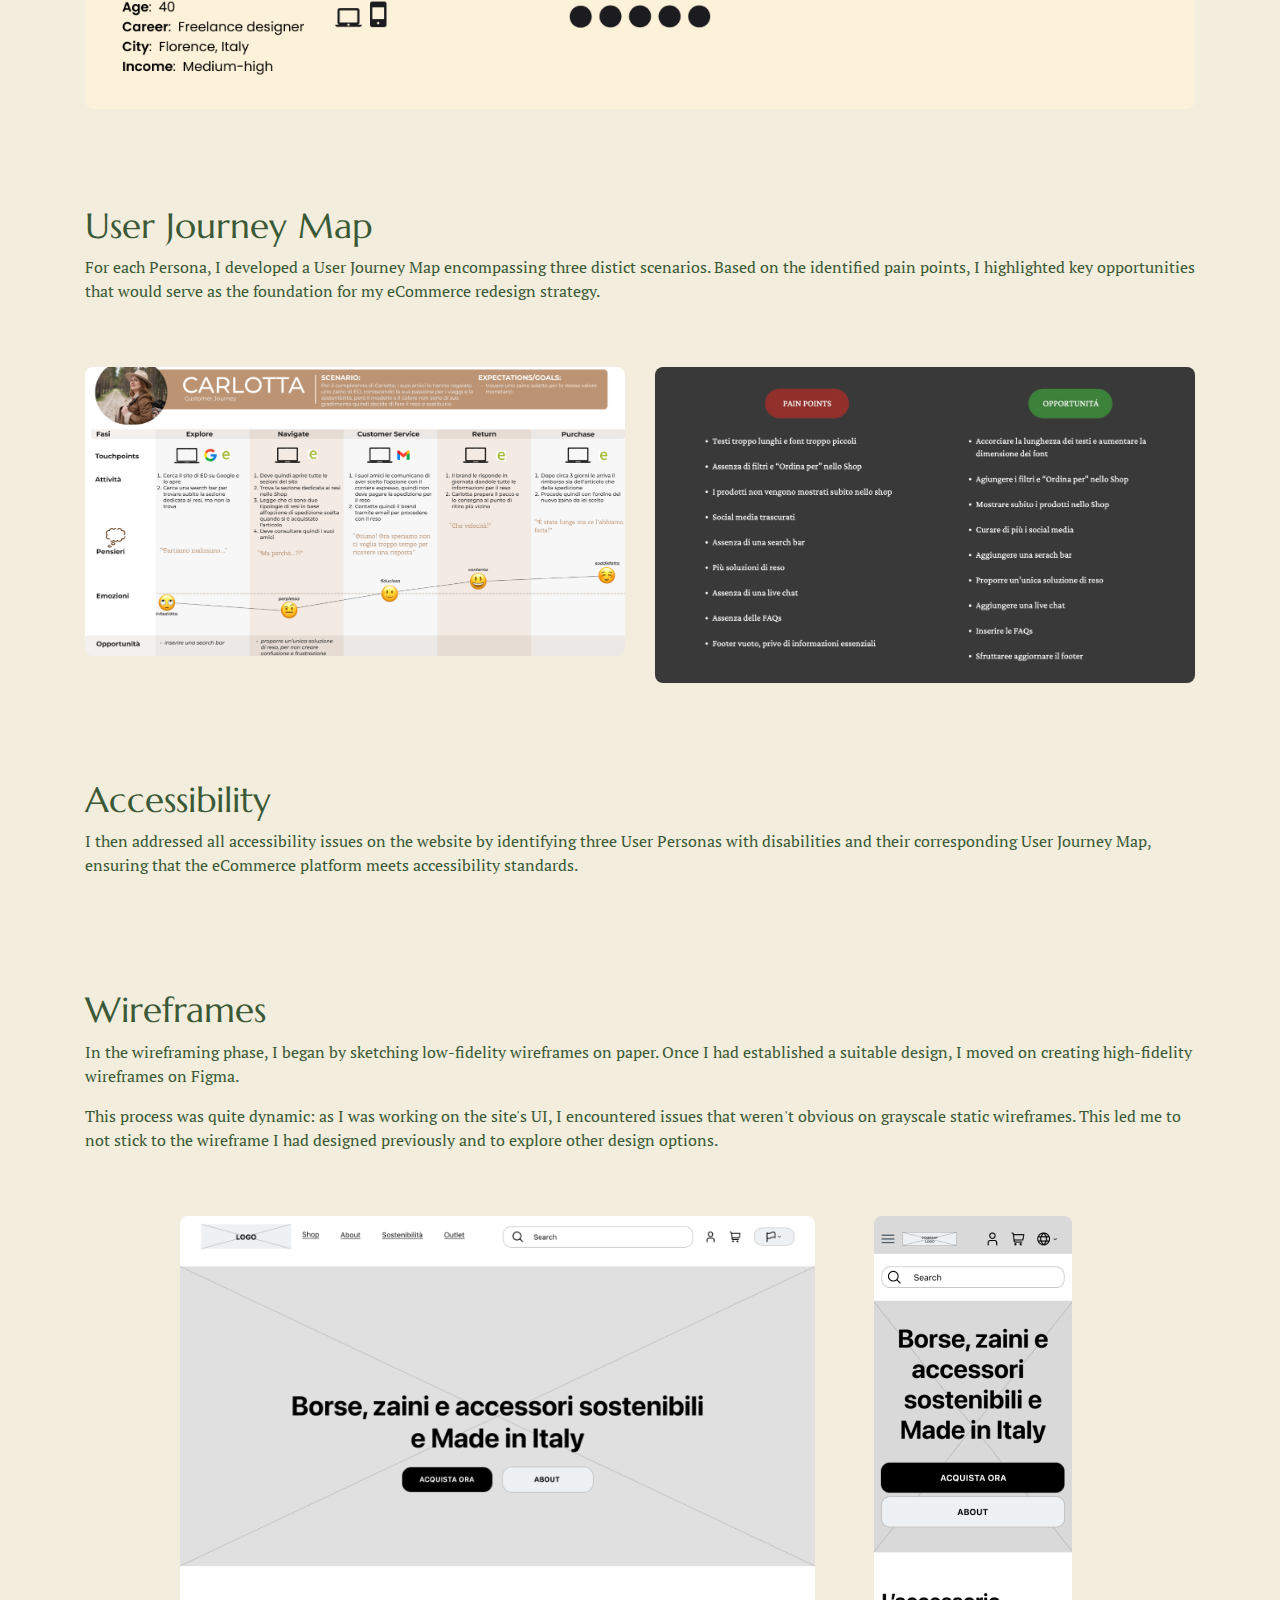
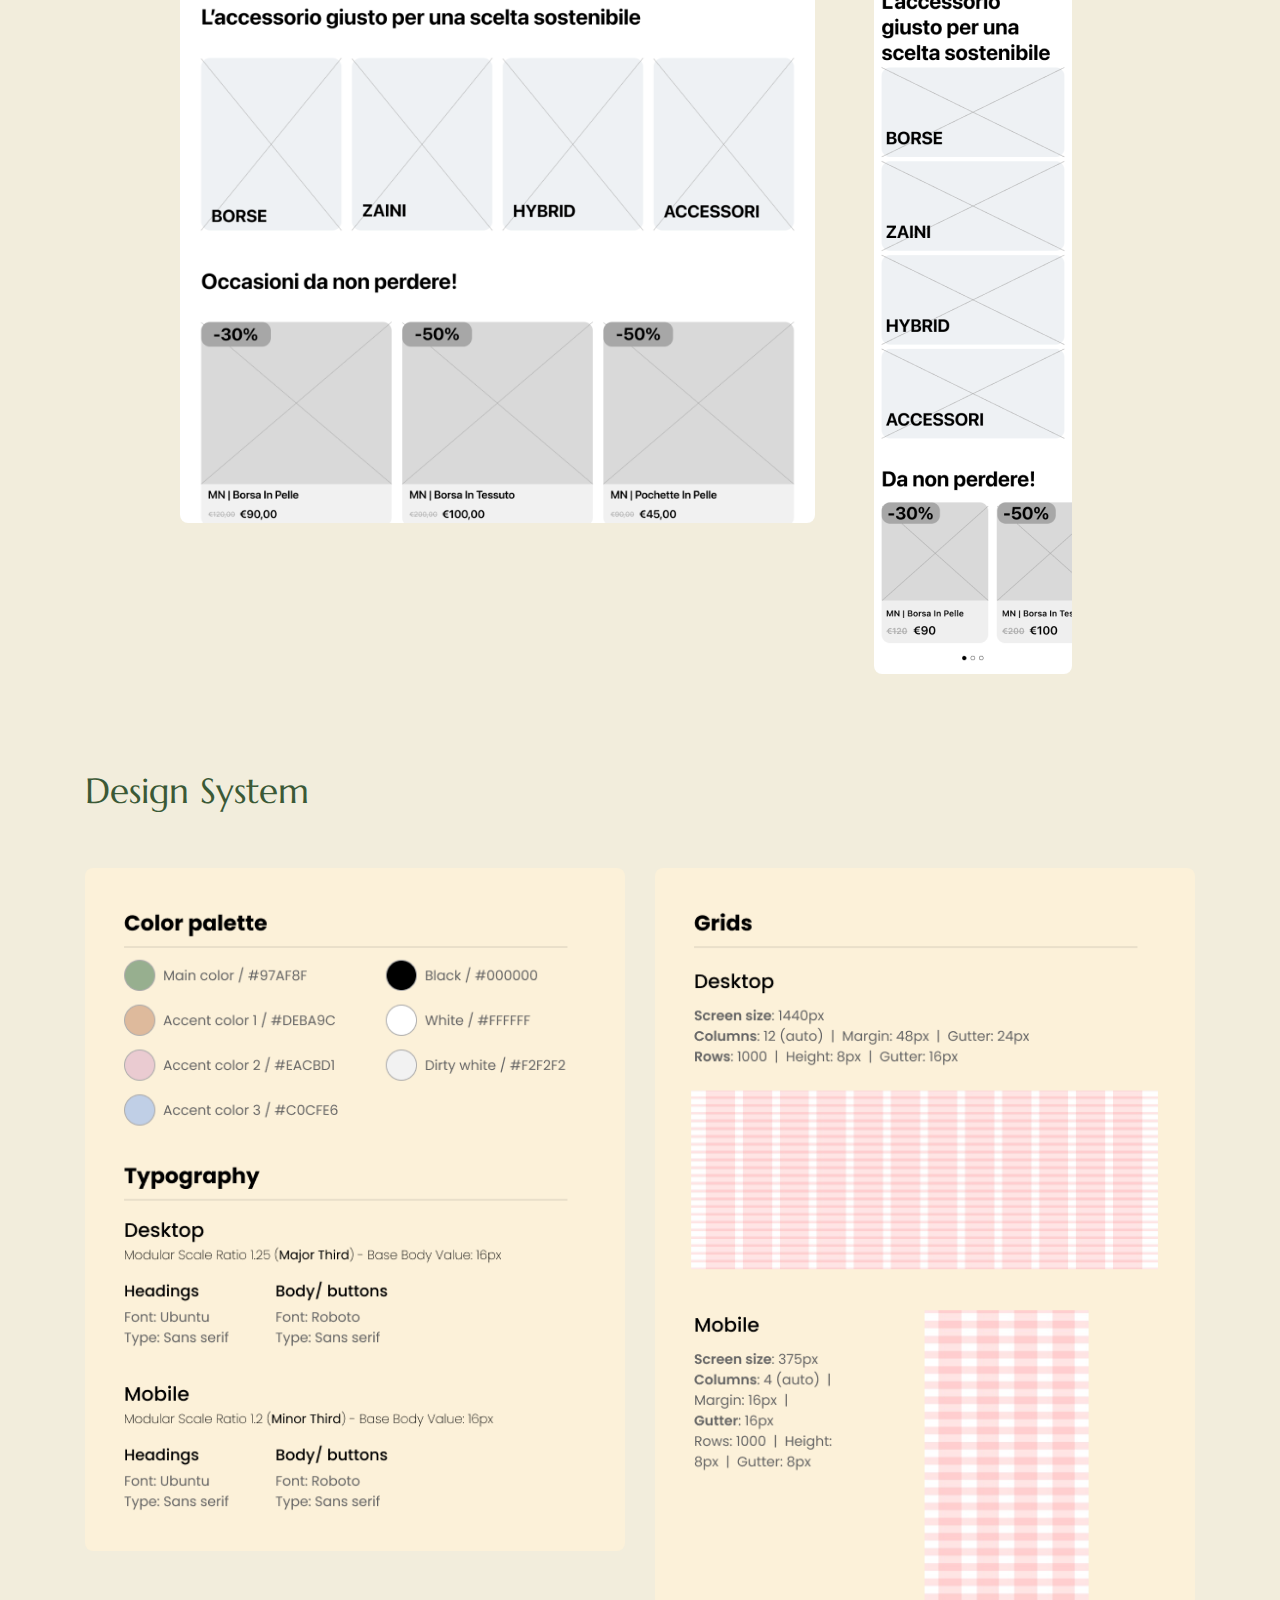
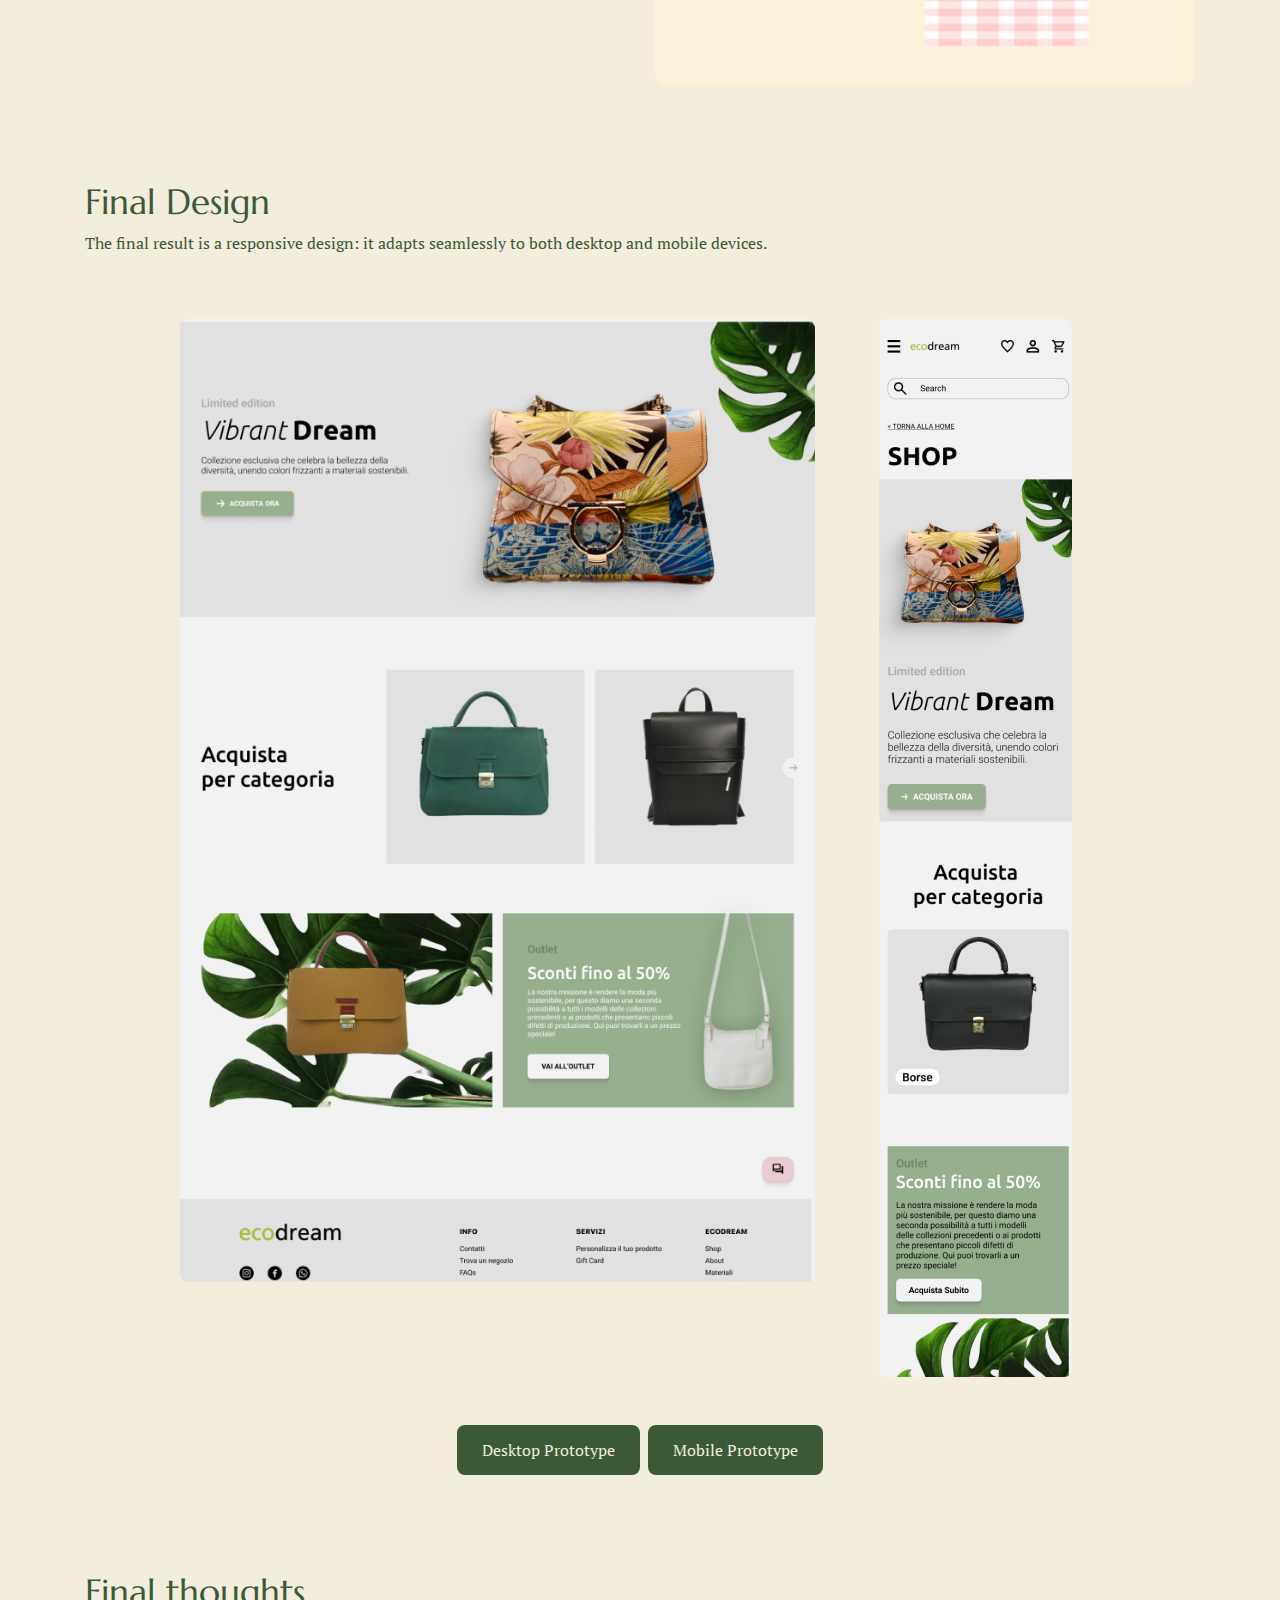
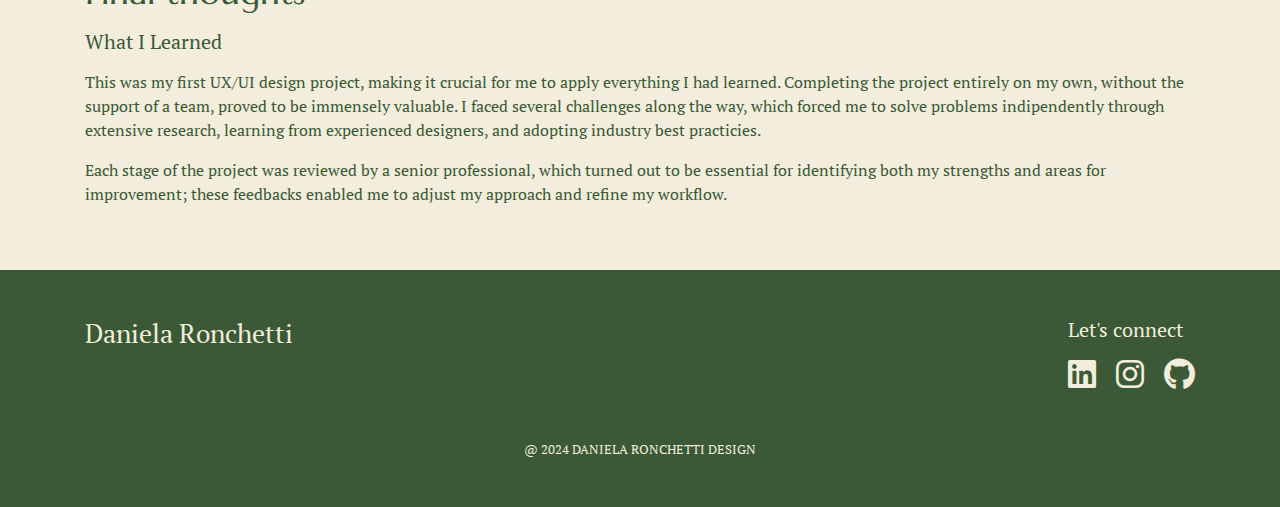
<file: project.html>
<!DOCTYPE html>
<html lang="en">
<head>
    <meta charset="UTF-8">
    <meta name="viewport" content="width=device-width, initial-scale=1.0">
     <!-- Bootstrap CSS -->
     <link rel="stylesheet" href="https://stackpath.bootstrapcdn.com/bootstrap/4.5.2/css/bootstrap.min.css">
     <link href="https://cdnjs.cloudflare.com/ajax/libs/font-awesome/6.0.0/css/all.min.css" rel="stylesheet">
     <link rel="preconnect" href="https://fonts.googleapis.com">
     <link rel="preconnect" href="https://fonts.gstatic.com" crossorigin>
     <link rel="preconnect" href="https://fonts.googleapis.com">
     <link rel="preconnect" href="https://fonts.gstatic.com" crossorigin>
     <link href="https://fonts.googleapis.com/css2?family=PT+Serif:ital,wght@0,400;0,700;1,400;1,700&display=swap" rel="stylesheet"> 
     <link href="https://fonts.googleapis.com/css2?family=Marcellus&display=swap" rel="stylesheet">

    <!-- Link to the external CSS file -->
    <link rel="stylesheet" href="./assets/style/project-style.css">
    <link rel="icon" href="./assets/images/favicon-2.svgs" type="image/svg+xml">

    <!-- Primary Meta Tags -->
    <title>Daniela Ronchetti - Ecodream Design</title>
    <meta name="title" content="Daniela Ronchetti - Ecodream Design">
    <meta name="description" content="Explore the portfolio of Daniela Ronchetti, an aspiring UX/UI designer.">
    <meta name="keywords" content="UX/UI Designer, Portfolio, Web Design, User Experience, Daniela Ronchetti, Digital Design">
    <meta name="author" content="Daniela Ronchetti">

    <!-- Open Graph Meta Tags (for social media previews) -->
    <meta property="og:title" content="Daniela Ronchetti - Ecodream Design">
    <meta property="og:description" content="Explore the portfolio of Daniela Ronchetti, an aspiring UX/UI designer.">
    <meta property="og:image" content="https://dani-ela-01.github.io/my-portfolio/assets/images/hero.jpg">
    <meta property="og:url" content="https://dani-ela-01.github.io/my-portfolio/project.html">
    <meta property="og:type" content="website">

    <!-- Twitter Meta Tags -->
    <meta name="twitter:card" content="https://dani-ela-01.github.io/my-portfolio/assets/images/hero.jpg">
    <meta name="twitter:title" content="Daniela Ronchetti - Ecodream Design">
    <meta name="twitter:description" content="Explore the portfolio of Daniela Ronchetti, an aspiring UX/UI designer.">
    <meta name="twitter:image" content="https://dani-ela-01.github.io/my-portfolio/assets/images/hero.jpg">
</head>
<body>
    <header>
        <nav class="navbar navbar-expand-lg fixed-top custom-navbar shadow-sm">
            <div class="container-fluid justify-between ">
                <a id="logo" class="navbar-brand text-uppercase" href="index.html">Daniela Ronchetti</a>
                <button class="navbar-toggler custom-toggler" type="button" data-bs-toggle="collapse" data-bs-target="#navbarNav" aria-controls="navbarNav" aria-expanded="false" aria-label="Toggle navigation">
                    <span class="navbar-toggler-icon"></span>
                </button>
                <div class="collapse navbar-collapse justify-content-end" id="navbarNav">
                    <ul class="navbar-nav">
                        <li class="nav-item mx-2"> 
                            <a class="nav-link" href="index.html#projects">Portfolio</a>
                        </li>
                        <li class="nav-item mx-2"> 
                            <a class="nav-link" target="_blank" href="./assets/files/cv-daniela.pdf">Resume</a>
                        </li>
                        <li class="nav-item mx-2"> 
                            <a class="nav-link" href="contact.html">Contact Me</a>
                        </li>
                    </ul>
                </div>
            </div>
        </nav>
    </header>

    <main class="pt-5">
        <section>
            <div class="container text-center pt-5">
                <h1 class="mb-3"><strong>Ecodream Design eCommerce</strong></h1>
                <p>Ecodream Design is an eCommerce website specialized in selling made in Italy, hand-crafted sustainable bags and related accessories.</p>
            </div>
        </section>

        <section>
            <div class="container py-5">
                <h2>Description</h2>
                <ul>
                    <li>
                        <p>
                            <strong>Purpose:</strong> identify usability and accessibility issues on Ecodream's website, then optimize the information architecture and redesign five key pages based on insights gained through the UX research process.
                        </p>
                    </li>
                    <li>
                        <p>
                            <strong>My role:</strong> UX/UI Designer
                        </p>
                    </li>
                    <li>
                        <p>
                            <strong>Collaboration:</strong> just me (helped and guided by my tutors' feedbacks)
                        </p>
                    </li>
                    <li>
                        <p>
                            <strong>Timeline:</strong> no due date
                        </p>
                    </li>
                    <li>
                        <p>
                            <strong>Tool:</strong> Figma
                        </p>
                    </li>
                </ul>
            </div>
        </section>

        <section >
            <div class="container py-5">
                <h3 class="mb-4">Process</h3>
                <img class="img-fluid" src="./assets/images/project-process.png" alt="ux/ui design case study process"/>             
            </div>
        </section>

        <section>
            <div class="container py-5">
                <div class="row flex-column">
                    <div class="col pb-5">
                        <h3>Personas</h3>
                        <p class="mb-2">I identified three female user personas across different age groups, reflecting the target demographics. Each persona represented different levels of tech proficiency and distinct purchasing behaviors.</p>
                        <p>(I'll show just one persona as a visual example)</p>
                    </div>
                    <div class="col">
                        <img src="./assets/images/persona-2.png" alt="user persona description" class="img-fluid"/>
                    </div>
                </div>
            </div>
        </section>

        <section>
            <div class="container py-5">
                <div class="row">
                    <div class="col-12 pb-5">
                        <h3>User Journey Map</h3>
                        <p>For each Persona, I developed a User Journey Map encompassing three distict scenarios. Based on the identified pain points, I highlighted key opportunities that would serve as the foundation for my eCommerce redesign strategy.</p>
                    </div>
                    <div class="col-md-6">
                        <img src="./assets/images/example-user-journey-map.png" alt="user journey map" class="img-fluid"/>
                    </div>
                    <div class="col-md-6 pt-3 pt-md-0">
                        <img src="./assets/images/pain-points.png" alt="pain points list (left) and opportunities (right) emerged from the user journey map" class="img-fluid"/>
                    </div>
                </div>
            </div>
        </section>

        <section>
            <div class="container py-5">
            <h3>Accessibility</h3>
            <p>I then addressed all accessibility issues on the website by identifying three User Personas with disabilities and their corresponding User Journey Map, ensuring that the eCommerce platform meets accessibility standards.</p>
            </div>
        </section>

        <section>
            <div class="container py-5">
                <div class="row ">
                    <div class="col">
                        <h3>Wireframes</h3>
                        <p >In the wireframing phase, I began by sketching low-fidelity wireframes on paper. Once I had established a suitable design, I moved on creating high-fidelity wireframes on Figma. </p>
                        <p class="pb-5">This process was quite dynamic: as I was working on the site's UI, I encountered issues that weren't obvious on grayscale static wireframes. This led me to not stick to the wireframe I had designed previously and to explore other design options.</p>
                    </div>
                </div>
                <div class="row justify-content-center">
                    <div class="col-md-7">
                        <img class="img-fluid" src="./assets/images/wireframe-desktop.png" alt="desktop wireframe">
                    </div>
                    <div class="col-md-3 pt-3 pt-md-0 d-flex justify-content-center">
                        <img class="img-fluid" src="./assets/images/wireframe-mobile.png" alt="mobile wireframe">
                    </div>
                </div>
              
            </div>
        </section>

       
        <section>
            <div class="container py-5">
                <div class="row">
                    <div class="col">
                        <h3 class="pb-5">Design System</h3>
                    </div>
                </div>
                <div class="row justify-content-center">
                    <div class="col-md-6">
                        <img class="img-fluid" src="./assets/images/design-system.png" alt="Color palette and typography of my design system">
                    </div>
                    <div class="col-md-6">
                        <img class="img-fluid" src="./assets/images/design-system-1.png" alt="Grids of my design system">
                    </div>
                </div>
              
            </div>
        </section>

        <section>
            <div class="container py-5">
                <div class="row">
                    <div class="col">
                        <h3 >Final Design</h3>
                        <p>The final result is a responsive design: it adapts seamlessly to both desktop and mobile devices.</p>
                    </div>
                </div>
                <div class="row justify-content-center py-5">
                    <div class="col-md-7">
                        <img class="img-fluid" src="./assets/images/final-design-desktop.png" alt="final design desktop">
                    </div>
                    <div class="col-md-3 pt-3 pt-md-0 d-flex justify-content-center">
                        <img class="img-fluid" src="./assets/images/final-design-mobile.png" alt="final design mobile">
                    </div>
                </div>
                <div class="row justify-content-center">
                    <a target="_blank" href="https://www.figma.com/proto/mckiMoaDHoungQBF9y6aVP/UX%2FUI-Project---EcoDream?node-id=1631-1729&node-type=canvas&t=zyWc1X1lXIbPxukQ-1&scaling=min-zoom&content-scaling=fixed&page-id=875%3A1613&starting-point-node-id=1631%3A1729&show-proto-sidebar=1" class="btn mr-1 secondary_button">Desktop Prototype</a>
                    <a target="_blank" href="https://www.figma.com/proto/mckiMoaDHoungQBF9y6aVP/UX%2FUI-Project---EcoDream?node-id=1719-3573&node-type=canvas&t=MtmNdoQtcX2ZOYiM-1&scaling=scale-down&content-scaling=fixed&page-id=898%3A968&starting-point-node-id=1719%3A3573" class="btn ml-1 secondary_button">Mobile Prototype</a>
                </div>
              
            </div>
        </section>

        <section>
            <div class="container py-5">
                <div class="row">
                    <div class="col">
                        <h3 >Final thoughts</h3>
                        <h5 class="my-3">What I Learned</h5>
                        <p>This was my first UX/UI design project, making it crucial for me to apply everything I had learned. Completing the project entirely on my own, without the support of a team, proved to be immensely valuable. I faced several challenges along the way, which forced me to solve problems indipendently through extensive research, learning from experienced designers, and adopting industry best practicies.</p>
                        <p>Each stage of the project was reviewed by a senior professional, which turned out to be essential for identifying both my strengths and areas for improvement; these feedbacks enabled me to adjust my approach and refine my workflow.</p>
                    </div>
                </div>
            </div>
        </section>
    </main>

    <footer>
        <div class="container py-5">
            <div class="row">
                <div class="col-12 col-md-6 d-flex justify-content-center justify-content-md-start">
                    <h4>Daniela Ronchetti</h4>
                </div>

                <div class="col-12 col-md-6 d-flex justify-content-center justify-content-md-end">  
                    <div>
                        <h5>Let's connect</h5>
                        <div class="mt-3">
                            <a target="_blank" href="https://www.linkedin.com/in/daniela-ronchetti-2869a4244/"><i class="fa-brands fa-linkedin fa-2x"></i></a>               
                            <a target="_blank" href="https://www.instagram.com/dani.ronchetti/"><i class="fa-brands fa-instagram fa-2x mx-3"></i></a>
                            <a target="_blank" href="https://github.com/dani-ela-01"><i class="fa-brands fa-github fa-2x"></i></a>
                        </div>  
                    </div>           
                </div>
            </div>
            <div class="row mt-5">
                <div class="col-12 text-center">                  
                    <div class="text-uppercase body_small">@ 2024 daniela ronchetti design</div>
                </div>
            </div>

        </div>
    </footer>

     <!-- import js for bootstrap -->
     <script src="https://cdn.jsdelivr.net/npm/@popperjs/core@2.11.8/dist/umd/popper.min.js" integrity="sha384-I7E8VVD/ismYTF4hNIPjVp/Zjvgyol6VFvRkX/vR+Vc4jQkC+hVqc2pM8ODewa9r" crossorigin="anonymous"></script>
     <script src="https://cdn.jsdelivr.net/npm/bootstrap@5.3.3/dist/js/bootstrap.min.js" integrity="sha384-0pUGZvbkm6XF6gxjEnlmuGrJXVbNuzT9qBBavbLwCsOGabYfZo0T0to5eqruptLy" crossorigin="anonymous"></script>
</body>
</html>
</file>
<file: assets/style/style.css>
* {
  margin: 0;
  padding: 0;
  box-sizing: border-box;
  font-family: "PT Serif", serif;
  font-weight: 400;
  font-style: normal;
}

img {
  border-radius: 8px;
  max-width: 100%;
}

h1 {
  font-size: 4rem;
}

h2 {
  font-size: 2.8rem;
}

h3 {
  font-size: 2.2rem;
}

h4 {
  font-size: 1.6rem;
}

.body_large {
  font-size: 1.4rem;
}

.body_small {
  font-size: 0.8rem;
}

h1, h3 {
  font-family: "Marcellus", serif;
  font-weight: 400;
  font-style: normal;
}

.primary_button {
  background-color: #F2EDDC;
  color: #3B5936;
  padding-left: 1.5rem;
  padding-right: 1.5rem;
  padding-top: 0.75rem;
  padding-bottom: 0.75rem;
  border-radius: 0.5rem;
}
.primary_button:hover {
  text-decoration: none;
  color: #263923;
  background-color: #e4dab7;
}

.secondary_button {
  background-color: #3B5936;
  color: #F2EDDC;
  padding-left: 1.5rem;
  padding-right: 1.5rem;
  padding-top: 0.75rem;
  padding-bottom: 0.75rem;
  border-radius: 0.5rem;
}
.secondary_button:hover {
  text-decoration: none;
  color: #e4dab7;
  background-color: #263923;
}

header .custom-navbar {
  background-color: #F2EDDC !important;
  color: #3B5936;
}
header .custom-navbar ul {
  list-style-type: none;
  color: #3B5936;
}
header .custom-navbar ul a {
  color: #3B5936;
}
header .custom-navbar ul a:hover {
  text-decoration: none;
  color: #263923;
}
header .custom-navbar #logo {
  color: #A65316;
}
header .custom-navbar #logo:hover {
  color: #793c10;
}
header .custom-navbar .navbar-toggler {
  transition: background-image 0.3s ease;
  padding: 0;
}
header .custom-navbar .navbar-toggler[aria-expanded=false] .navbar-toggler-icon {
  background-image: url("../images/open=no.png");
  transition: background-image 0.3s ease;
  width: 40px;
  height: 40px;
}
header .custom-navbar .navbar-toggler[aria-expanded=true] .navbar-toggler-icon {
  background-image: url("../images/open=yes.png");
  transition: background-image 0.3s ease;
  width: 40px;
  height: 40px;
}

#introduction {
  background-color: #F2EDDC;
  padding-top: 3rem;
}
#introduction .col-md-6 h1 {
  color: #3B5936;
}
#introduction .col-md-6 h1 span {
  color: #A65316;
  font-style: italic;
}
#introduction .col-md-6 p {
  color: #3B5936;
}

#about {
  background-color: #3B5936;
}
#about .col-md-6 h2 {
  color: #F2EDDC;
}
#about .col-md-6 p {
  color: #F2EDDC;
}

#projects {
  background-color: #F2EDDC;
}
#projects h2 {
  color: #3B5936;
}
#projects p {
  color: #3B5936;
}
#projects h5 {
  color: #3B5936;
}

footer {
  background-color: #3B5936;
  color: #F2EDDC;
}
footer a {
  color: #F2EDDC;
}
footer a:hover {
  text-decoration: none;
  color: #e4dab7;
}/*# sourceMappingURL=style.css.map */
</file>
<file: assets/style/amazon-project-style.css>
* {
  margin: 0;
  padding: 0;
  box-sizing: border-box;
  font-family: "PT Serif", serif;
  font-weight: 400;
  font-style: normal;
}

ul {
  list-style: none;
}

img {
  border-radius: 8px;
  max-width: 100%;
}

h1 {
  font-size: 4rem;
}

h2 {
  font-size: 2.8rem;
}

h3 {
  font-size: 2.2rem;
}

h4 {
  font-size: 1.6rem;
}

.body_large {
  font-size: 1.4rem;
}

.body_small {
  font-size: 0.8rem;
}

h1, h3 {
  font-family: "Marcellus", serif;
  font-weight: 400;
  font-style: normal;
}

.primary_button {
  background-color: #F2EDDC;
  color: #3B5936;
  padding-left: 1.5rem;
  padding-right: 1.5rem;
  padding-top: 0.75rem;
  padding-bottom: 0.75rem;
  border-radius: 0.5rem;
}
.primary_button:hover {
  text-decoration: none;
  color: #263923;
  background-color: #e4dab7;
}

.secondary_button {
  background-color: #3B5936;
  color: #F2EDDC;
  padding-left: 1.5rem;
  padding-right: 1.5rem;
  padding-top: 0.75rem;
  padding-bottom: 0.75rem;
  border-radius: 0.5rem;
}
.secondary_button:hover {
  text-decoration: none;
  color: #e4dab7;
  background-color: #263923;
}

header .custom-navbar {
  background-color: #F2EDDC !important;
  color: #3B5936;
}
header .custom-navbar ul {
  list-style-type: none;
  color: #3B5936;
}
header .custom-navbar ul a {
  color: #3B5936;
}
header .custom-navbar ul a:hover {
  text-decoration: none;
  color: #263923;
}
header .custom-navbar #logo {
  color: #A65316;
}
header .custom-navbar #logo:hover {
  color: #793c10;
}
header .custom-navbar .navbar-toggler {
  transition: background-image 0.3s ease;
  padding: 0;
}
header .custom-navbar .navbar-toggler[aria-expanded=false] .navbar-toggler-icon {
  background-image: url("../images/open=no.png");
  transition: background-image 0.3s ease;
  width: 40px;
  height: 40px;
}
header .custom-navbar .navbar-toggler[aria-expanded=true] .navbar-toggler-icon {
  background-image: url("../images/open=yes.png");
  transition: background-image 0.3s ease;
  width: 40px;
  height: 40px;
}

main {
  background-color: #F2EDDC;
  color: #3B5936;
}

footer {
  background-color: #3B5936;
  color: #F2EDDC;
}
footer a {
  color: #F2EDDC;
}
footer a:hover {
  text-decoration: none;
  color: #e4dab7;
}/*# sourceMappingURL=amazon-project-style.css.map */
</file>
<file: assets/style/ecodream-project-style.css>
* {
  margin: 0;
  padding: 0;
  box-sizing: border-box;
  font-family: "PT Serif", serif;
  font-weight: 400;
  font-style: normal;
}

ul {
  list-style: none;
}

img {
  border-radius: 8px;
  max-width: 100%;
}

h1 {
  font-size: 4rem;
}

h2 {
  font-size: 2.8rem;
}

h3 {
  font-size: 2.2rem;
}

h4 {
  font-size: 1.6rem;
}

.body_large {
  font-size: 1.4rem;
}

.body_small {
  font-size: 0.8rem;
}

h1, h3 {
  font-family: "Marcellus", serif;
  font-weight: 400;
  font-style: normal;
}

.primary_button {
  background-color: #F2EDDC;
  color: #3B5936;
  padding-left: 1.5rem;
  padding-right: 1.5rem;
  padding-top: 0.75rem;
  padding-bottom: 0.75rem;
  border-radius: 0.5rem;
}
.primary_button:hover {
  text-decoration: none;
  color: #263923;
  background-color: #e4dab7;
}

.secondary_button {
  background-color: #3B5936;
  color: #F2EDDC;
  padding-left: 1.5rem;
  padding-right: 1.5rem;
  padding-top: 0.75rem;
  padding-bottom: 0.75rem;
  border-radius: 0.5rem;
}
.secondary_button:hover {
  text-decoration: none;
  color: #e4dab7;
  background-color: #263923;
}

header .custom-navbar {
  background-color: #F2EDDC !important;
  color: #3B5936;
}
header .custom-navbar ul {
  list-style-type: none;
  color: #3B5936;
}
header .custom-navbar ul a {
  color: #3B5936;
}
header .custom-navbar ul a:hover {
  text-decoration: none;
  color: #263923;
}
header .custom-navbar #logo {
  color: #A65316;
}
header .custom-navbar #logo:hover {
  color: #793c10;
}
header .custom-navbar .navbar-toggler {
  transition: background-image 0.3s ease;
  padding: 0;
}
header .custom-navbar .navbar-toggler[aria-expanded=false] .navbar-toggler-icon {
  background-image: url("../images/open=no.png");
  transition: background-image 0.3s ease;
  width: 40px;
  height: 40px;
}
header .custom-navbar .navbar-toggler[aria-expanded=true] .navbar-toggler-icon {
  background-image: url("../images/open=yes.png");
  transition: background-image 0.3s ease;
  width: 40px;
  height: 40px;
}

main {
  background-color: #F2EDDC;
  color: #3B5936;
}
main .test img {
  width: 306px;
  height: 720px;
}
main .test .image_tag {
  margin-top: 1rem;
  font-family: "Marcellus", serif;
  font-weight: 400;
  font-style: normal;
  font-size: 1.6rem;
}

footer {
  background-color: #3B5936;
  color: #F2EDDC;
}
footer a {
  color: #F2EDDC;
}
footer a:hover {
  text-decoration: none;
  color: #e4dab7;
}/*# sourceMappingURL=ecodream-project-style.css.map */
</file>
<file: assets/style/project-style.css>
* {
  margin: 0;
  padding: 0;
  box-sizing: border-box;
  font-family: "PT Serif", serif;
  font-weight: 400;
  font-style: normal;
}

ul {
  list-style: none;
}

img {
  border-radius: 8px;
  max-width: 100%;
}

h1 {
  font-size: 4rem;
}

h2 {
  font-size: 2.8rem;
}

h3 {
  font-size: 2.2rem;
}

h4 {
  font-size: 1.6rem;
}

.body_large {
  font-size: 1.4rem;
}

.body_small {
  font-size: 0.8rem;
}

h1, h3 {
  font-family: "Marcellus", serif;
  font-weight: 400;
  font-style: normal;
}

.primary_button {
  background-color: #F2EDDC;
  color: #3B5936;
  padding-left: 1.5rem;
  padding-right: 1.5rem;
  padding-top: 0.75rem;
  padding-bottom: 0.75rem;
  border-radius: 0.5rem;
}
.primary_button:hover {
  text-decoration: none;
  color: #263923;
  background-color: #e4dab7;
}

.secondary_button {
  background-color: #3B5936;
  color: #F2EDDC;
  padding-left: 1.5rem;
  padding-right: 1.5rem;
  padding-top: 0.75rem;
  padding-bottom: 0.75rem;
  border-radius: 0.5rem;
}
.secondary_button:hover {
  text-decoration: none;
  color: #e4dab7;
  background-color: #263923;
}

header .custom-navbar {
  background-color: #F2EDDC !important;
  color: #3B5936;
}
header .custom-navbar ul {
  list-style-type: none;
  color: #3B5936;
}
header .custom-navbar ul a {
  color: #3B5936;
}
header .custom-navbar ul a:hover {
  text-decoration: none;
  color: #263923;
}
header .custom-navbar #logo {
  color: #A65316;
}
header .custom-navbar #logo:hover {
  color: #793c10;
}
header .custom-navbar .navbar-toggler {
  transition: background-image 0.3s ease;
  padding: 0;
}
header .custom-navbar .navbar-toggler[aria-expanded=false] .navbar-toggler-icon {
  background-image: url("../images/open=no.png");
  transition: background-image 0.3s ease;
  width: 40px;
  height: 40px;
}
header .custom-navbar .navbar-toggler[aria-expanded=true] .navbar-toggler-icon {
  background-image: url("../images/open=yes.png");
  transition: background-image 0.3s ease;
  width: 40px;
  height: 40px;
}

main {
  background-color: #F2EDDC;
  color: #3B5936;
}

footer {
  background-color: #3B5936;
  color: #F2EDDC;
}
footer a {
  color: #F2EDDC;
}
footer a:hover {
  text-decoration: none;
  color: #e4dab7;
}/*# sourceMappingURL=project-style.css.map */
</file>
